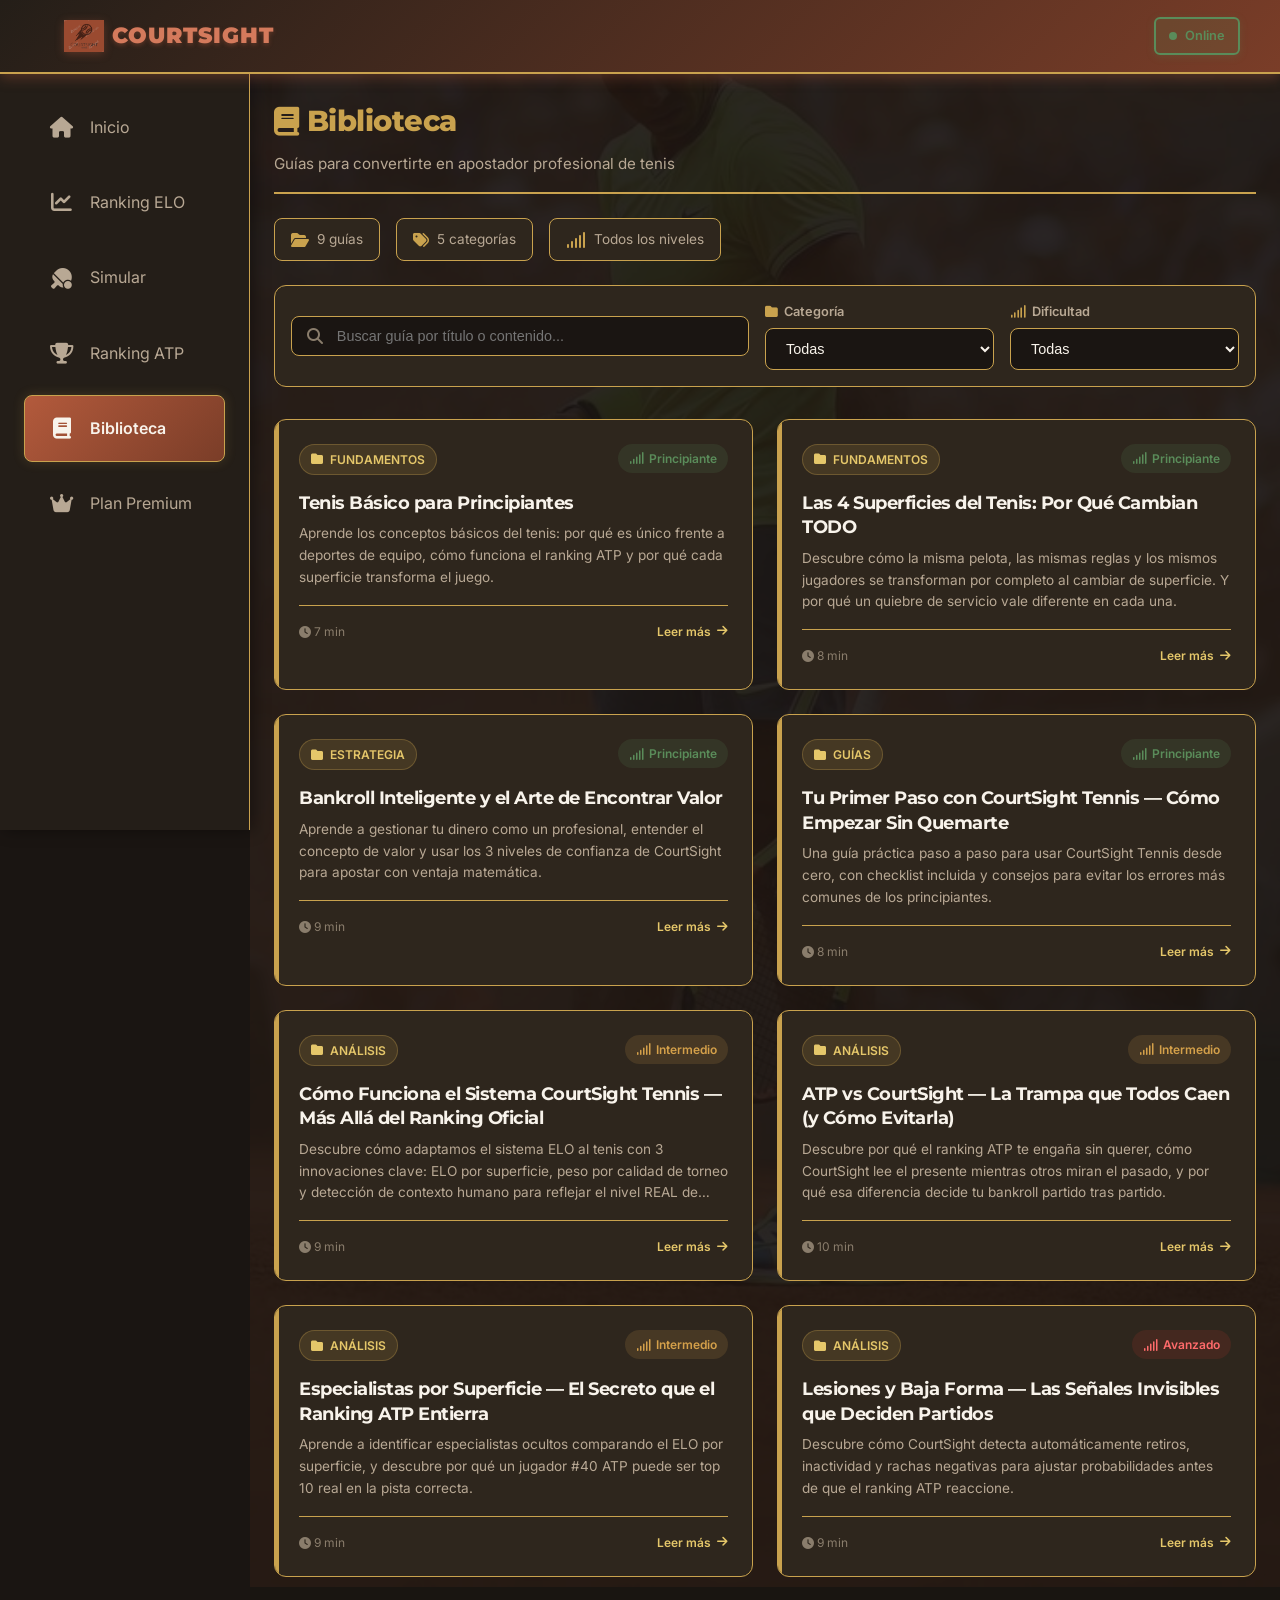
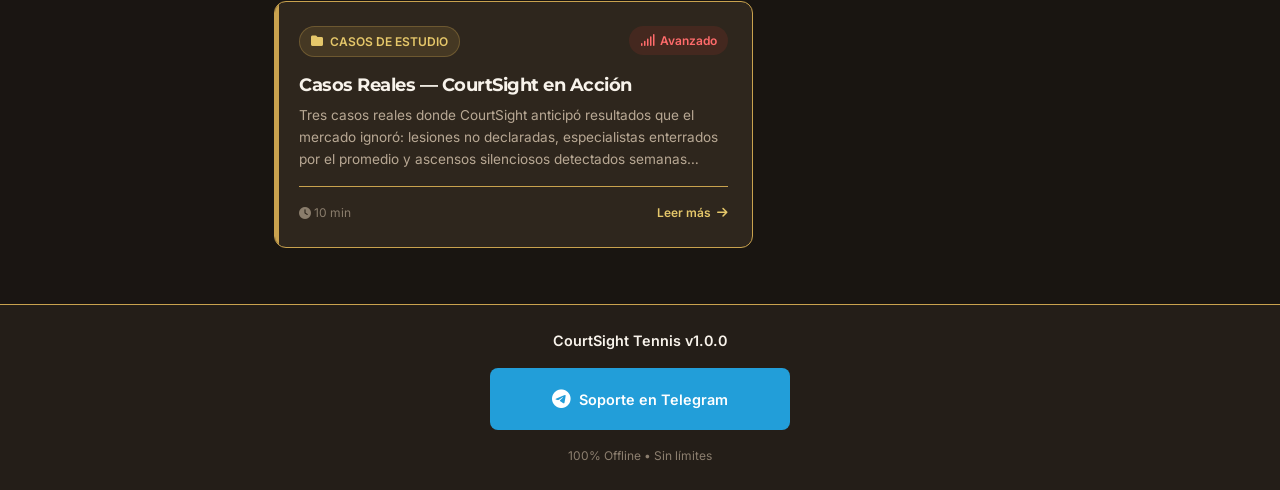
<file: pages/biblioteca.html>
<!DOCTYPE html>
<html lang="es">
<head>
    <meta charset="UTF-8">
    <meta name="viewport" content="width=device-width, initial-scale=1.0">
    <title>Biblioteca - CourtSight Tennis</title>
    <meta name="description" content="Guías para convertirte en apostador profesional de tenis">
    
    <!-- Favicon -->
    <link rel="icon" type="image/png" href="../logo.png">
    
    <!-- Fonts -->
    <link rel="preconnect" href="https://fonts.googleapis.com">
    <link rel="preconnect" href="https://fonts.gstatic.com" crossorigin>
    <link href="https://fonts.googleapis.com/css2?family=Inter:wght@400;500;600;700&family=Montserrat:wght@700;800;900&display=swap" rel="stylesheet">
    
    <!-- Font Awesome -->
    <link rel="stylesheet" href="https://cdnjs.cloudflare.com/ajax/libs/font-awesome/6.5.1/css/all.min.css">
    
    <!-- CSS Global -->
    <link rel="stylesheet" href="../css/styles.css">
    
    <!-- CSS Específico Biblioteca -->
    <link rel="stylesheet" href="../css/biblioteca.css">
</head>
<body class="surface-biblioteca">
    
    <!-- ============================================
    HEADER
    ============================================ -->
    <header class="header">
        <div class="header-content">
            <div class="logo">
                <button id="menu-toggle" class="menu-toggle" aria-label="Menú">
                    <span class="hamburger"></span>
                </button>
                    <img src="../flags/logo.png" alt="CourtSight Logo" class="logo-img">
                    <h1>COURTSIGHT</h1>
            </div>
            
            <div id="connection-status" class="connection-status">
                <span class="status-dot"></span>
                <span class="status-text">Offline</span>
            </div>
        </div>
    </header>
    
    <!-- ============================================
    OVERLAY SIDEBAR (MÓVIL)
    ============================================ -->
    <div id="sidebar-overlay" class="sidebar-overlay"></div>
    
    <!-- ============================================
    LAYOUT PRINCIPAL
    ============================================ -->
    <div class="app-layout">
        
        <!-- SIDEBAR -->
        <aside id="sidebar" class="sidebar">
            <nav class="sidebar-menu">
                <a href="../index.html" class="sidebar-item">
                    <span class="icon"><i class="fas fa-home"></i></span>
                    <span>Inicio</span>
                </a>
                <a href="ranking-elo.html" class="sidebar-item">
                    <span class="icon"><i class="fas fa-chart-line"></i></span>
                    <span>Ranking ELO</span>
                </a>
                <a href="simulate.html" class="sidebar-item">
                    <span class="icon"><i class="fas fa-table-tennis-paddle-ball"></i></span>
                    <span>Simular</span>
                </a>
                <a href="ranking-atp.html" class="sidebar-item">
                    <span class="icon"><i class="fas fa-trophy"></i></span>
                    <span>Ranking ATP</span>
                </a>
                <a href="biblioteca.html" class="sidebar-item active">
                    <span class="icon"><i class="fas fa-book"></i></span>
                    <span>Biblioteca</span>
                </a>
                <a href="plan-premium.html" class="sidebar-item">
                    <span class="icon"><i class="fas fa-crown"></i></span>
                    <span>Plan Premium</span>
                </a>
            </nav>
        </aside>
        
        <!-- ============================================
        CONTENIDO PRINCIPAL
        ============================================ -->
        <main class="main-content">
            
            <!-- TÍTULO DE LA SECCIÓN -->
            <section class="section-header">
                <h2 class="section-title">
                    <i class="fas fa-book"></i>
                    Biblioteca
                </h2>
                <p class="section-subtitle">
                    Guías para convertirte en apostador profesional de tenis
                </p>
            </section>
            
            <!-- ============================================
            BADGES INFORMATIVOS
            ============================================ -->
            <div class="info-badges">
                <div class="badge">
                    <i class="fas fa-folder-open"></i>
                    <span id="total-guides">0 guías</span>
                </div>
                <div class="badge">
                    <i class="fas fa-tags"></i>
                    <span id="total-categories">0 categorías</span>
                </div>
                <div class="badge">
                    <i class="fas fa-signal"></i>
                    <span id="difficulty-info">Todos los niveles</span>
                </div>
            </div>
            
            <!-- ============================================
            FILTROS DE BÚSQUEDA
            ============================================ -->
            <div class="filters-container">
                <!-- Buscador -->
                <div class="search-box">
                    <i class="fas fa-search"></i>
                    <input 
                        type="text" 
                        id="search-input" 
                        placeholder="Buscar guía por título o contenido..."
                        class="search-input"
                    >
                </div>
                
                <!-- Filtro por Categoría -->
                <div class="filter-group">
                    <label for="category-filter">
                        <i class="fas fa-folder"></i>
                        Categoría
                    </label>
                    <select id="category-filter" class="filter-select">
                        <option value="all">Todas</option>
                    </select>
                </div>
                
                <!-- Filtro por Dificultad -->
                <div class="filter-group">
                    <label for="difficulty-filter">
                        <i class="fas fa-signal"></i>
                        Dificultad
                    </label>
                    <select id="difficulty-filter" class="filter-select">
                        <option value="all">Todas</option>
                        <option value="beginner">Principiante</option>
                        <option value="intermediate">Intermedio</option>
                        <option value="advanced">Avanzado</option>
                        <option value="expert">Experto</option>
                    </select>
                </div>
            </div>
            
            <!-- ============================================
            ESTADO DE CARGA
            ============================================ -->
            <div id="loading-state" class="state-container">
                <div class="loading-spinner">
                    <i class="fas fa-circle-notch fa-spin"></i>
                </div>
                <p>Cargando guías...</p>
            </div>
            
            <!-- ============================================
            ESTADO VACÍO
            ============================================ -->
            <div id="empty-state" class="state-container hidden">
                <i class="fas fa-inbox state-icon"></i>
                <h3>Sin guías disponibles</h3>
                <p>No se encontraron guías con los filtros seleccionados</p>
            </div>
            
            <!-- ============================================
            GRID DE GUÍAS
            ============================================ -->
            <div id="guides-container" class="guides-container hidden">
                <div id="guides-grid" class="guides-grid">
                    <!-- Se llena dinámicamente con JS -->
                </div>
            </div>
            
        </main>
    </div>
    
    <!-- ============================================
    MODAL DE GUÍA (DETALLE)
    ============================================ -->
    <div id="guide-modal" class="modal hidden">
        <div class="modal-overlay"></div>
        <div class="modal-content">
            <button class="modal-close" id="modal-close">
                <i class="fas fa-times"></i>
            </button>
            <div class="modal-header">
                <span id="modal-category" class="modal-category"></span>
                <span id="modal-difficulty" class="modal-difficulty"></span>
            </div>
            <h2 id="modal-title" class="modal-title"></h2>
            <div id="modal-meta" class="modal-meta"></div>
            <div id="modal-body" class="modal-body"></div>
            <div class="modal-footer">
                <button class="btn btn-secondary" id="modal-back">
                    <i class="fas fa-arrow-left"></i>
                    Volver
                </button>
            </div>
        </div>
    </div>
    
    <!-- ============================================
    FOOTER / INFO BAR
    ============================================ -->
    <footer class="info-bar">
        <p class="info-text">CourtSight Tennis v1.0.0</p>
        <a href="https://t.me/Eltonali05" class="telegram-contact" target="_blank" rel="noopener">
            <span class="telegram-icon"><i class="fab fa-telegram-plane"></i></span>
            <span>Soporte en Telegram</span>
        </a>
        <p class="version-text">100% Offline • Sin límites</p>
    </footer>
    
    <!-- ============================================
    JAVASCRIPT
    ============================================ -->
    <script src="../js/app.js"></script>
    <script src="../js/biblioteca.js"></script>
    
</body>
</html>
</file>
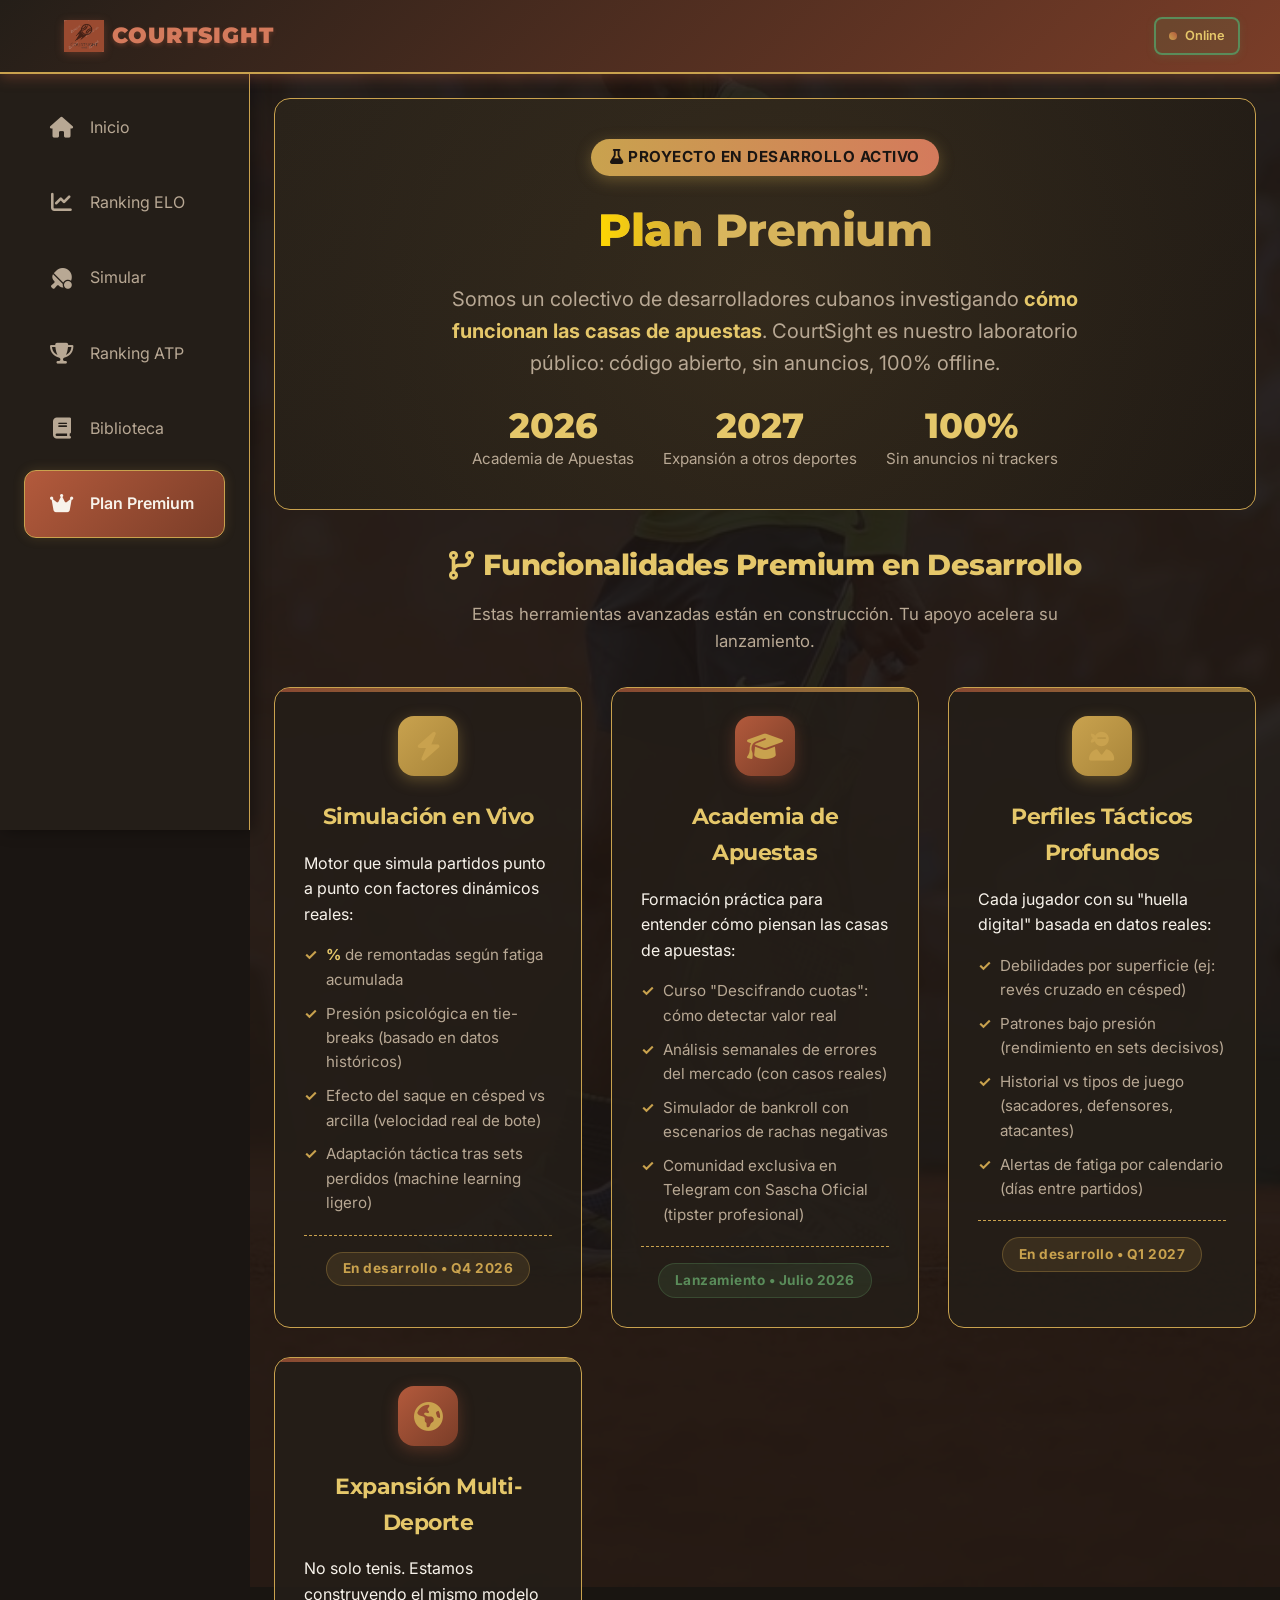
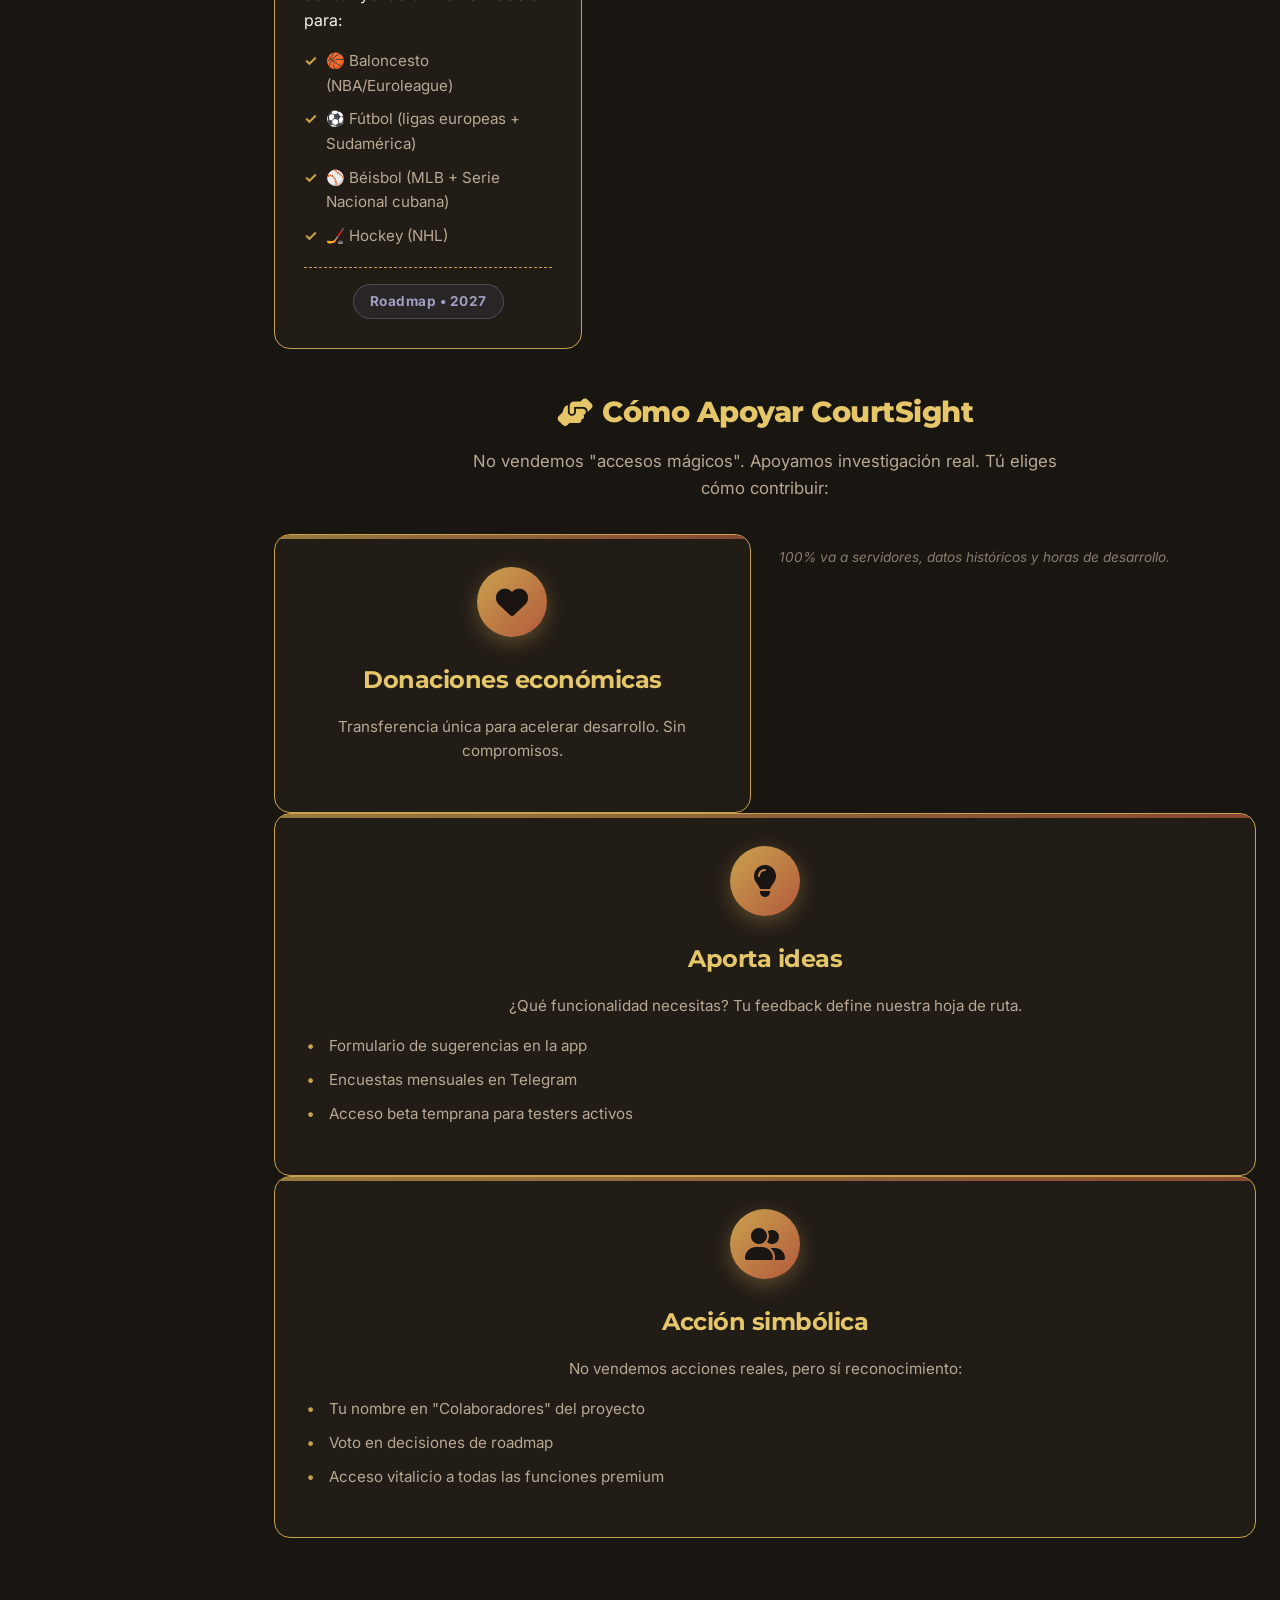
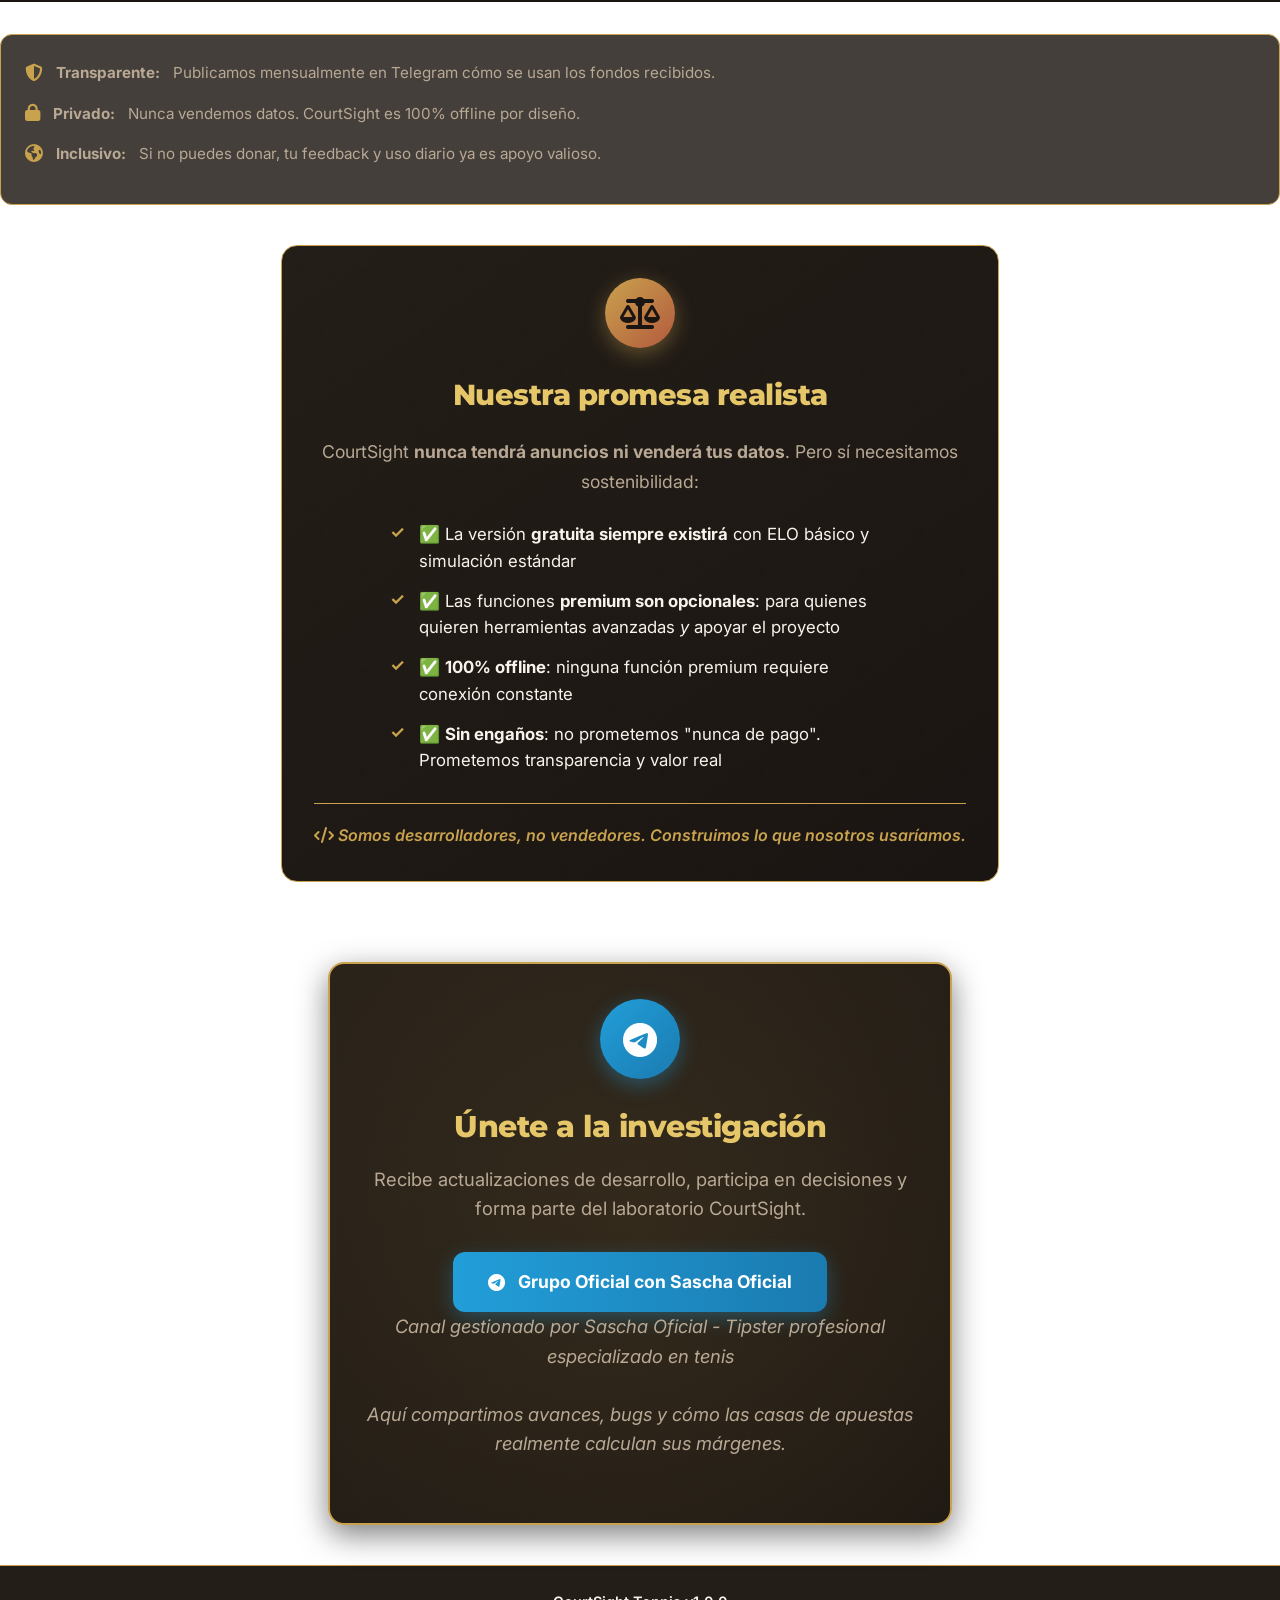
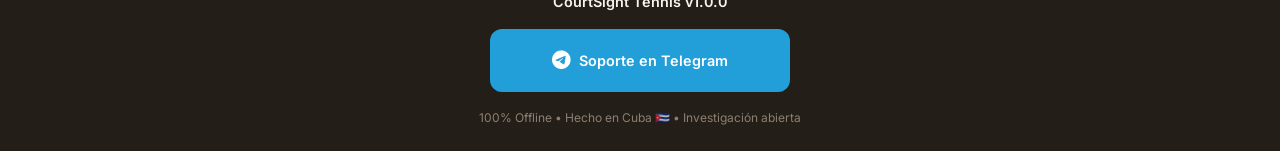
<file: pages/plan-premium.html>
<!DOCTYPE html>
<html lang="es">
<head>
    <meta charset="UTF-8">
    <meta name="viewport" content="width=device-width, initial-scale=1.0">
    <title>Plan Premium - CourtSight Tennis</title>
    <meta name="description" content="Apoya el desarrollo de CourtSight: simulación avanzada, academia de apuestas y expansión a otros deportes">
    
    <!-- Favicon -->
    <link rel="icon" type="image/png" href="../flags/logo.png">
    
    <!-- Fonts -->
    <link rel="preconnect" href="https://fonts.googleapis.com">
    <link rel="preconnect" href="https://fonts.gstatic.com" crossorigin>
    <link href="https://fonts.googleapis.com/css2?family=Inter:wght@400;500;600;700&family=Montserrat:wght@700;800;900&display=swap" rel="stylesheet">
    
    <!-- Font Awesome -->
    <link rel="stylesheet" href="https://cdnjs.cloudflare.com/ajax/libs/font-awesome/6.5.1/css/all.min.css">
    
    <!-- CSS Global -->
    <link rel="stylesheet" href="../css/styles.css">
    
    <!-- CSS Específico Premium -->
    <link rel="stylesheet" href="../css/plan-premium.css">
</head>
<body class="surface-premium">
    
    <!-- ============================================
    HEADER
    ============================================ -->
    <header class="header">
        <div class="header-content">
            <div class="logo">
                <button id="menu-toggle" class="menu-toggle" aria-label="Menú">
                    <span class="hamburger"></span>
                </button>
                <img src="../flags/logo.png" alt="CourtSight Logo" class="logo-img">
                <h1>COURTSIGHT</h1>
            </div>
            
            <div id="connection-status" class="connection-status">
                <span class="status-dot"></span>
                <span class="status-text">Offline</span>
            </div>
        </div>
    </header>
    
    <!-- ============================================
    OVERLAY SIDEBAR (MÓVIL)
    ============================================ -->
    <div id="sidebar-overlay" class="sidebar-overlay"></div>
    
    <!-- ============================================
    LAYOUT PRINCIPAL
    ============================================ -->
    <div class="app-layout">
        
        <!-- SIDEBAR -->
        <aside id="sidebar" class="sidebar">
            <nav class="sidebar-menu">
                <a href="../index.html" class="sidebar-item">
                    <span class="icon"><i class="fas fa-home"></i></span>
                    <span>Inicio</span>
                </a>
                <a href="ranking-elo.html" class="sidebar-item">
                    <span class="icon"><i class="fas fa-chart-line"></i></span>
                    <span>Ranking ELO</span>
                </a>
                <a href="simulate.html" class="sidebar-item">
                    <span class="icon"><i class="fas fa-table-tennis-paddle-ball"></i></span>
                    <span>Simular</span>
                </a>
                <a href="ranking-atp.html" class="sidebar-item">
                    <span class="icon"><i class="fas fa-trophy"></i></span>
                    <span>Ranking ATP</span>
                </a>
                <a href="biblioteca.html" class="sidebar-item">
                    <span class="icon"><i class="fas fa-book"></i></span>
                    <span>Biblioteca</span>
                </a>
                <a href="plan-premium.html" class="sidebar-item active">
                    <span class="icon"><i class="fas fa-crown"></i></span>
                    <span>Plan Premium</span>
                </a>
            </nav>
        </aside>
        
        <!-- ============================================
        CONTENIDO PRINCIPAL - PLAN PREMIUM REALISTA
        ============================================ -->
        <main class="main-content premium-content">
            
            <!-- Hero Section -->
            <section class="premium-hero">
                <div class="premium-badge">
                    <i class="fas fa-flask"></i> PROYECTO EN DESARROLLO ACTIVO
                </div>
                
                <h1 class="premium-title">
                    <span class="gold-text">Plan</span> Premium
                </h1>
                
                <p class="premium-subtitle">
                    Somos un colectivo de desarrolladores cubanos investigando <strong>cómo funcionan las casas de apuestas</strong>. 
                    CourtSight es nuestro laboratorio público: código abierto, sin anuncios, 100% offline.
                </p>
                
                <div class="premium-stats">
                    <div class="stat-item">
                        <div class="stat-value">2026</div>
                        <div class="stat-label">Academia de Apuestas</div>
                    </div>
                    <div class="stat-item">
                        <div class="stat-value">2027</div>
                        <div class="stat-label">Expansión a otros deportes</div>
                    </div>
                    <div class="stat-item">
                        <div class="stat-value">100%</div>
                        <div class="stat-label">Sin anuncios ni trackers</div>
                    </div>
                </div>
            </section>

            <!-- Funcionalidades en Desarrollo -->
            <section class="premium-coming">
                <div class="section-header">
                    <h2><i class="fas fa-code-branch"></i> Funcionalidades Premium en Desarrollo</h2>
                    <p class="section-description">Estas herramientas avanzadas están en construcción. Tu apoyo acelera su lanzamiento.</p>
                </div>
                
                <div class="features-grid">
                    <!-- Feature 1: Simulación en Vivo -->
                    <div class="feature-card">
                        <div class="feature-icon premium-gold">
                            <i class="fas fa-bolt"></i>
                        </div>
                        <h3>Simulación en Vivo</h3>
                        <p>Motor que simula partidos punto a punto con factores dinámicos reales:</p>
                        <ul class="feature-list">
                            <li><span class="highlight">%</span> de remontadas según fatiga acumulada</li>
                            <li>Presión psicológica en tie-breaks (basado en datos históricos)</li>
                            <li>Efecto del saque en césped vs arcilla (velocidad real de bote)</li>
                            <li>Adaptación táctica tras sets perdidos (machine learning ligero)</li>
                        </ul>
                        <div class="feature-status"><span class="status-badge status-dev">En desarrollo • Q4 2026</span></div>
                    </div>
                    
                    <!-- Feature 2: Academia de Apuestas -->
                    <div class="feature-card">
                        <div class="feature-icon premium-clay">
                            <i class="fas fa-graduation-cap"></i>
                        </div>
                        <h3>Academia de Apuestas</h3>
                        <p>Formación práctica para entender cómo piensan las casas de apuestas:</p>
                        <ul class="feature-list">
                            <li>Curso "Descifrando cuotas": cómo detectar valor real</li>
                            <li>Análisis semanales de errores del mercado (con casos reales)</li>
                            <li>Simulador de bankroll con escenarios de rachas negativas</li>
                            <li>Comunidad exclusiva en Telegram con Sascha Oficial (tipster profesional)</li>
                        </ul>
                        <div class="feature-status"><span class="status-badge status-launch">Lanzamiento • Julio 2026</span></div>
                    </div>
                    
                    <!-- Feature 3: Perfiles Tácticos -->
                    <div class="feature-card">
                        <div class="feature-icon premium-gold">
                            <i class="fas fa-user-ninja"></i>
                        </div>
                        <h3>Perfiles Tácticos Profundos</h3>
                        <p>Cada jugador con su "huella digital" basada en datos reales:</p>
                        <ul class="feature-list">
                            <li>Debilidades por superficie (ej: revés cruzado en césped)</li>
                            <li>Patrones bajo presión (rendimiento en sets decisivos)</li>
                            <li>Historial vs tipos de juego (sacadores, defensores, atacantes)</li>
                            <li>Alertas de fatiga por calendario (días entre partidos)</li>
                        </ul>
                        <div class="feature-status"><span class="status-badge status-dev">En desarrollo • Q1 2027</span></div>
                    </div>
                    
                    <!-- Feature 4: Multi-Deporte -->
                    <div class="feature-card">
                        <div class="feature-icon premium-clay">
                            <i class="fas fa-globe-americas"></i>
                        </div>
                        <h3>Expansión Multi-Deporte</h3>
                        <p>No solo tenis. Estamos construyendo el mismo modelo para:</p>
                        <ul class="feature-list">
                            <li>🏀 Baloncesto (NBA/Euroleague)</li>
                            <li>⚽ Fútbol (ligas europeas + Sudamérica)</li>
                            <li>⚾ Béisbol (MLB + Serie Nacional cubana)</li>
                            <li>🏒 Hockey (NHL)</li>
                        </ul>
                        <div class="feature-status"><span class="status-badge status-future">Roadmap • 2027</span></div>
                    </div>
                </div>
            </section>

            <!-- Cómo Apoyar el Proyecto -->
            <section class="premium-support">
                <div class="section-header">
                    <h2><i class="fas fa-hands-helping"></i> Cómo Apoyar CourtSight</h2>
                    <p class="section-description">No vendemos "accesos mágicos". Apoyamos investigación real. Tú eliges cómo contribuir:</p>
                </div>
                
                <div class="support-grid">
                    <div class="support-card">
                        <div class="support-icon"><i class="fas fa-heart"></i></div>
                        <h3>Donaciones económicas</h3>
                        <p>Transferencia única para acelerar desarrollo. Sin compromisos.</p>
                    
                        </div>
                        <p class="support-note">100% va a servidores, datos históricos y horas de desarrollo.</p>
                    </div>
                    
                    <div class="support-card">
                        <div class="support-icon"><i class="fas fa-lightbulb"></i></div>
                        <h3>Aporta ideas</h3>
                        <p>¿Qué funcionalidad necesitas? Tu feedback define nuestra hoja de ruta.</p>
                        <ul class="support-list">
                            <li>Formulario de sugerencias en la app</li>
                            <li>Encuestas mensuales en Telegram</li>
                            <li>Acceso beta temprana para testers activos</li>
                        </ul>
                    </div>
                    
                    <div class="support-card">
                        <div class="support-icon"><i class="fas fa-user-friends"></i></div>
                        <h3>Acción simbólica</h3>
                        <p>No vendemos acciones reales, pero sí reconocimiento:</p>
                        <ul class="support-list">
                            <li>Tu nombre en "Colaboradores" del proyecto</li>
                            <li>Voto en decisiones de roadmap</li>
                            <li>Acceso vitalicio a todas las funciones premium</li>
                        </ul>
                    </div>
                </div>
                
                <div class="support-footer">
                    <p><i class="fas fa-shield-alt"></i> <strong>Transparente:</strong> Publicamos mensualmente en Telegram cómo se usan los fondos recibidos.</p>
                    <p><i class="fas fa-lock"></i> <strong>Privado:</strong> Nunca vendemos datos. CourtSight es 100% offline por diseño.</p>
                    <p><i class="fas fa-globe-americas"></i> <strong>Inclusivo:</strong> Si no puedes donar, tu feedback y uso diario ya es apoyo valioso.</p>
                </div>
            </section>

            <!-- Filosofía Realista -->
            <section class="premium-philosophy">
                <div class="philosophy-card">
                    <div class="philosophy-icon">
                        <i class="fas fa-balance-scale"></i>
                    </div>
                    <h3>Nuestra promesa realista</h3>
                    <p>CourtSight <strong>nunca tendrá anuncios ni venderá tus datos</strong>. Pero sí necesitamos sostenibilidad:</p>
                    <ul class="philosophy-list">
                        <li>✅ La versión <strong>gratuita siempre existirá</strong> con ELO básico y simulación estándar</li>
                        <li>✅ Las funciones <strong>premium son opcionales</strong>: para quienes quieren herramientas avanzadas <em>y</em> apoyar el proyecto</li>
                        <li>✅ <strong>100% offline</strong>: ninguna función premium requiere conexión constante</li>
                        <li>✅ <strong>Sin engaños</strong>: no prometemos "nunca de pago". Prometemos transparencia y valor real</li>
                    </ul>
                    <div class="philosophy-footer">
                        <i class="fas fa-code"></i> Somos desarrolladores, no vendedores. Construimos lo que nosotros usaríamos.
                    </div>
                </div>
            </section>

            <!-- CTA Section -->
            <section class="premium-cta">
                <div class="cta-container">
                    <div class="cta-icon">
                        <i class="fab fa-telegram-plane"></i>
                    </div>
                    <h3>Únete a la investigación</h3>
                    <p>Recibe actualizaciones de desarrollo, participa en decisiones y forma parte del laboratorio CourtSight.</p>
                    <a href="https://t.me/CourtSight" class="btn-telegram" target="_blank" rel="noopener">
                        <i class="fab fa-telegram-plane"></i> Grupo Oficial con Sascha Oficial
                    </a>
                    <p class="cta-note">Canal gestionado por Sascha Oficial - Tipster profesional especializado en tenis</p>
                    <p class="cta-subnote">Aquí compartimos avances, bugs y cómo las casas de apuestas realmente calculan sus márgenes.</p>
                </div>
            </section>
            
        </main>
    </div>
    
    <!-- ============================================
    FOOTER / INFO BAR
    ============================================ -->
    <footer class="info-bar">
        <p class="info-text">CourtSight Tennis v1.0.0</p>
        <a href="https://t.me/Eltonali05" class="telegram-contact" target="_blank" rel="noopener">
            <span class="telegram-icon"><i class="fab fa-telegram-plane"></i></span>
            <span>Soporte en Telegram</span>
        </a>
        <p class="version-text">100% Offline • Hecho en Cuba 🇨🇺 • Investigación abierta</p>
    </footer>
    
    <!-- ============================================
    JAVASCRIPT
    ============================================ -->
    <script src="../js/app.js"></script>
    <script src="../js/plan-premium.js"></script>
    
</body>
</html>
</file>
<file: css/styles.css>
/* ============================================
COURT SIGHT TENNIS - ESTILOS GLOBALES
🎨 TEMA: ROLAND GARROS PREMIUM (ARCILLA + ORO)
============================================ */
:root {
    /* 🌍 Fondos - Profundos y cálidos */
    --bg-primary: #1A1512;
    --bg-secondary: #241E18;
    --bg-card: #2E261D;
    
    /* 🏆 Paleta Roland Garros Premium */
    --accent: #B35A3C;
    --accent-hover: #9A4A30;
    --accent-light: #D47A5C;
    --accent-dark: #7A3D28;
    
    --gold: #C9A24E;
    --gold-light: #E5C76A;
    --gold-dim: rgba(201, 162, 78, 0.15);

    /* 📝 Texto - Jerarquía limpia y legible */
    --text-primary: #F8F3EB;
    --text-secondary: #B8A894;
    --text-muted: #8A7D6C;

    /* ⚡ Estados y utilidades */
    --success: #5A8C5A;
    --border: #C9A24E;
    --danger: #C0392B;
    --warning: #D4A04A;
    --telegram: #229ED9;
    --telegram-hover: #1A7BB0;

    /* Espaciado */
    --spacing-xs: 0.5rem;
    --spacing-sm: 1rem;
    --spacing-md: 1.5rem;
    --spacing-lg: 2rem;

    /* Bordes */
    --radius-sm: 8px;
    --radius-md: 12px;
    --radius-lg: 16px;

    /* Sombras premium */
    --shadow: 0 4px 12px rgba(26, 21, 18, 0.5);
    --shadow-lg: 0 8px 24px rgba(26, 21, 18, 0.6);
    --shadow-accent: rgba(179, 90, 60, 0.35);
    --shadow-gold: rgba(201, 162, 78, 0.18);
}

/* ============================================
RESET & BASE
============================================ */
* {
    margin: 0;
    padding: 0;
    box-sizing: border-box;
    -webkit-tap-highlight-color: transparent;
}

html {
    font-size: 16px;
    scroll-behavior: smooth;
}

body {
    font-family: 'Inter', -apple-system, BlinkMacSystemFont, 'Segoe UI', Roboto, sans-serif;
    background: transparent;
    color: var(--text-primary);
    line-height: 1.6;
    min-height: 100vh;
    display: flex;
    flex-direction: column;
}

h1, h2, h3, h4, h5, h6 {
    font-family: 'Montserrat', sans-serif;
    font-weight: 800;
    letter-spacing: -0.5px;
}

body.sidebar-open { overflow: hidden; }
a { text-decoration: none; color: inherit; }

/* ============================================
HEADER
============================================ */
.header {
    background: linear-gradient(135deg, var(--bg-secondary) 0%, var(--accent-dark) 100%);
    border-bottom: 2px solid var(--gold);
    padding: var(--spacing-sm) var(--spacing-md);
    position: sticky;
    top: 0;
    z-index: 100;
    box-shadow: 0 4px 12px var(--shadow-accent);
}

.header-content {
    display: flex;
    justify-content: space-between;
    align-items: center;
    max-width: 1200px;
    margin: 0 auto;
}

.logo { display: flex; align-items: center; gap: var(--spacing-xs); }

.menu-toggle {
    background: transparent;
    border: none;
    cursor: pointer;
    padding: var(--spacing-xs);
    display: flex;
    align-items: center;
    justify-content: center;
    margin-right: var(--spacing-xs);
}

.hamburger {
    display: block;
    width: 24px;
    height: 2px;
    background: var(--text-primary);
    position: relative;
    transition: all 0.3s;
}

.hamburger::before, .hamburger::after {
    content: '';
    position: absolute;
    width: 24px;
    height: 2px;
    background: var(--text-primary);
    left: 0;
    transition: all 0.3s;
}
.hamburger::before { top: -7px; }
.hamburger::after { top: 7px; }

.menu-toggle.active .hamburger { background: transparent; }
.menu-toggle.active .hamburger::before {
    top: 0; transform: rotate(45deg); background: var(--gold);
}
.menu-toggle.active .hamburger::after {
    top: 0; transform: rotate(-45deg); background: var(--gold);
}

.logo-icon { font-size: 1.8rem; }

.logo h1 {
    font-size: 1.4rem;
    font-weight: 900;
    color: var(--accent-light);
    font-family: 'Montserrat', sans-serif;
    letter-spacing: 1px;
    text-transform: uppercase;
    text-shadow: 0 2px 4px var(--shadow-accent);
}

.logo-img {
    width: 40px; height: 40px; object-fit: contain; display: block;
    filter: drop-shadow(0 2px 4px var(--shadow-accent));
}

/* Connection Status */
.connection-status {
    display: flex; align-items: center; gap: var(--spacing-xs);
    font-size: 0.8rem; font-weight: 600; padding: 0.4rem 0.8rem;
    border-radius: var(--radius-sm);
    border: 2px solid var(--danger);
    background: rgba(192, 57, 43, 0.15);
    color: var(--danger); transition: all 0.3s;
    box-shadow: 0 2px 8px rgba(192, 57, 43, 0.2);
}

.connection-status.online {
    border-color: var(--success);
    background: rgba(90, 140, 90, 0.15);
    color: var(--success);
    box-shadow: 0 2px 8px rgba(90, 140, 90, 0.2);
}

.status-dot {
    width: 8px; height: 8px; border-radius: 50%;
    background: var(--danger); animation: pulse 2s infinite;
}
.online .status-dot { background: var(--success); }

@keyframes pulse {
    0%, 100% { opacity: 1; }
    50% { opacity: 0.5; }
}

/* ============================================
OVERLAY & LAYOUT
============================================ */
.sidebar-overlay {
    position: fixed; top: 0; left: 0; width: 100%; height: 100%;
    background: rgba(26, 21, 18, 0.65);
    z-index: 90; opacity: 0; visibility: hidden; transition: all 0.3s;
}
.sidebar-overlay.active { opacity: 1; visibility: visible; }

.app-layout {
    display: flex; min-height: calc(100vh - 140px);
    flex: 1; position: relative;
}

.sidebar {
    width: 250px;
    background: var(--bg-secondary);
    border-right: 1px solid var(--border);
    padding: var(--spacing-md);
    position: fixed; top: 70px; left: -250px;
    height: calc(100vh - 140px); overflow-y: auto; z-index: 95;
    transition: left 0.3s ease;
}
.sidebar.open { left: 0; }

.sidebar-menu { display: flex; flex-direction: column; gap: var(--spacing-xs); }

.sidebar-item {
    display: flex; align-items: center; gap: var(--spacing-sm);
    padding: var(--spacing-sm) var(--spacing-md);
    border-radius: var(--radius-md); color: var(--text-secondary);
    transition: all 0.2s; cursor: pointer; border: 1px solid transparent;
}
.sidebar-item:hover { background: var(--bg-card); color: var(--text-primary); }
.sidebar-item.active {
    background: linear-gradient(135deg, var(--accent) 0%, var(--accent-dark) 100%);
    color: var(--text-primary); font-weight: 600;
    border: 1px solid var(--gold);
    box-shadow: 0 0 12px var(--shadow-gold);
}
.sidebar-item .icon { font-size: 1.3rem; width: 25px; text-align: center; }

/* ============================================
ICONOS & MAIN CONTENT
============================================ */
.icon i, .feature-icon i, .wf-icon i, .about-icon i, .telegram-icon i, .btn-icon i {
    font-style: normal; display: inline-flex; align-items: center; justify-content: center;
}
.feature-icon i { color: var(--gold); }
.wf-icon i { color: var(--success); }
.telegram-icon i { color: #ffffff; }
.btn-icon i { animation: pulse-icon 2s ease-in-out infinite; }

.main-content {
    flex: 1; padding: var(--spacing-md); overflow-y: auto; width: 100%;
    background-image: url('../flags/fondo-tenis.jpg');
    background-size: cover; background-position: center;
    background-repeat: no-repeat; background-attachment: fixed; position: relative;
}
.main-content::before {
    content: ''; position: absolute; top: 0; left: 0; width: 100%; height: 100%;
    background: rgba(26, 21, 18, 0.92); z-index: 0; pointer-events: none;
}
.main-content > * { position: relative; z-index: 1; }

/* ============================================
SECCIONES & TARJETAS
============================================ */
.content-section { display: none; }
.content-section.active { display: block; animation: fadeIn 0.3s ease-out; }

.section-title {
    font-size: 1.5rem; margin-bottom: var(--spacing-md);
    color: var(--gold); display: flex; align-items: center; gap: var(--spacing-xs);
}

.welcome-card {
    background: var(--bg-secondary); border: 1px solid var(--border);
    border-radius: var(--radius-lg); padding: var(--spacing-md); margin-bottom: var(--spacing-md);
}
.welcome-card h4 { color: var(--gold-light); margin-bottom: var(--spacing-xs); font-size: 1.1rem; }
.welcome-card p { color: var(--text-secondary); font-size: 0.9rem; line-height: 1.7; }

/* Hero Welcome */
.hero-welcome {
    background: linear-gradient(135deg, var(--bg-secondary) 0%, var(--bg-primary) 100%);
    border: 1px solid var(--border); position: relative; overflow: hidden; padding: var(--spacing-lg);
}
.hero-welcome::before {
    content: ''; position: absolute; top: -50%; right: -50%; width: 200%; height: 200%;
    background: radial-gradient(circle, var(--gold-dim) 0%, transparent 70%);
    animation: pulse-glow 8s ease-in-out infinite; pointer-events: none;
}
@keyframes pulse-glow {
    0%, 100% { transform: scale(1); opacity: 0.5; }
    50% { transform: scale(1.1); opacity: 0.8; }
}

.welcome-badge {
    display: inline-block;
    background: linear-gradient(90deg, var(--gold) 0%, var(--accent) 100%);
    color: var(--bg-primary); padding: 0.4rem 1rem; border-radius: 20px;
    font-size: 0.85rem; font-weight: 700; margin-bottom: 1.2rem;
    box-shadow: 0 4px 12px var(--shadow-gold);
}

.welcome-title {
    font-size: 2rem; margin: 0 0 1rem 0; color: var(--text-primary);
    font-family: 'Montserrat', sans-serif;
}
.welcome-title .highlight {
    background: linear-gradient(90deg, var(--gold-light) 0%, var(--gold) 100%);
    -webkit-background-clip: text; -webkit-text-fill-color: transparent; background-clip: text;
}
.welcome-subtitle { color: var(--text-secondary); font-size: 1.05rem; line-height: 1.6; margin-bottom: 1.5rem; }

.welcome-features { display: grid; grid-template-columns: repeat(3, 1fr); gap: 0.8rem; margin-bottom: 1.8rem; }
.wf-item { display: flex; align-items: center; gap: 0.5rem; font-size: 0.9rem; color: var(--text-secondary); }
.wf-icon { font-size: 1.2rem; }

.btn-cta {
    display: inline-block; background: linear-gradient(90deg, var(--gold) 0%, var(--accent-light) 100%);
    color: var(--bg-primary); padding: 0.9rem 1.8rem; border-radius: var(--radius-md);
    text-decoration: none; font-weight: 700; transition: transform 0.2s, box-shadow 0.2s;
    box-shadow: 0 4px 14px var(--shadow-gold);
}
.btn-cta:hover { transform: translateY(-2px); box-shadow: 0 6px 20px var(--shadow-gold); }

/* ============================================
BANNER QUIÉNES SOMOS
============================================ */
.about-banner {
    margin: 1.5rem 0; border-radius: var(--radius-lg); overflow: hidden;
    border: 1px solid var(--border);
    background: linear-gradient(135deg, var(--bg-secondary) 0%, var(--bg-primary) 100%);
    transition: all 0.3s ease;
}
.about-banner-header {
    padding: 1.2rem 1.5rem; display: flex; align-items: center; justify-content: space-between;
    cursor: pointer; user-select: none;
}
.about-banner-header:hover { background: rgba(248, 243, 235, 0.04); }

.about-banner-title { display: flex; align-items: center; gap: 0.8rem; color: var(--text-primary); font-weight: 600; font-size: 1.1rem; }
.about-banner-title .icon { font-size: 1.4rem; }

.about-banner-arrow { background: none; border: none; color: var(--text-secondary); font-size: 1.5rem; cursor: pointer; transition: transform 0.3s ease; padding: 0.3rem; }
.about-banner-arrow.active { transform: rotate(180deg); color: var(--gold); }

.about-banner-content {
    max-height: 0; overflow: hidden; transition: max-height 0.4s ease, padding 0.4s ease;
    background: rgba(26, 21, 18, 0.6);
}
.about-banner-content.open { max-height: 1000px; padding: 0 1.5rem 1.5rem; }

.about-banner-grid { display: grid; grid-template-columns: repeat(auto-fit, minmax(250px, 1fr)); gap: 1.2rem; margin-top: 1rem; }
.about-banner-card {
    background: rgba(36, 30, 24, 0.85); padding: 1.2rem;
    border-radius: var(--radius-md); border: 1px solid var(--border);
}

/* 🇨🇺 Cubana */
.about-banner-card.cuban-bg {
    background-image: url('flags/cu.png'); background-size: cover; background-position: center;
    background-repeat: no-repeat; position: relative; border: 2px solid var(--gold); overflow: hidden;
}
.cuban-flag-overlay {
    position: absolute; top: 0; left: 0; width: 100%; height: 100%;
    background: rgba(26, 21, 18, 0.88); z-index: 1; pointer-events: none;
}
.about-banner-card.cuban-bg h4, .about-banner-card.cuban-bg p { position: relative; z-index: 2; }
.about-banner-card.cuban-bg:hover { border-color: var(--gold-light); transform: translateY(-4px); }

.about-banner-card h4 { margin: 0 0 0.6rem 0; color: var(--text-primary); font-size: 1rem; display: flex; align-items: center; gap: 0.5rem; }
.about-banner-card.cuban-bg h4 {
    background: linear-gradient(90deg, #CF142B 0%, #FFFFFF 50%, #002A8F 100%);
    -webkit-background-clip: text; -webkit-text-fill-color: transparent; background-clip: text;
    font-weight: 900; text-shadow: 0 2px 4px rgba(0, 0, 0, 0.3);
}

.about-banner-card p, .about-banner-card li { color: var(--text-secondary); font-size: 0.9rem; line-height: 1.5; margin: 0.3rem 0; }
.about-banner-card ul { padding-left: 1.2rem; margin: 0.5rem 0; }
.about-banner-card li { list-style: none; padding-left: 0.3rem; }
.about-banner-card li::before { content: "•"; color: var(--gold); font-weight: bold; display: inline-block; width: 1em; margin-left: -1em; }
.about-banner-card.full-width { grid-column: 1 / -1; }

.mission-tags { display: flex; flex-wrap: wrap; gap: 0.5rem; margin-top: 1rem; }
.tag {
    background: var(--gold-dim); color: var(--gold); border: 1px solid rgba(201, 162, 78, 0.3);
    padding: 0.3rem 0.7rem; border-radius: 20px; font-size: 0.8rem; font-weight: 600;
}

/* ============================================
FEATURES & BOTÓN ÚSALO YA
============================================ */
.features-section {
    background: var(--bg-secondary); border: 1px solid var(--border);
    border-radius: var(--radius-lg); padding: var(--spacing-md); margin-bottom: var(--spacing-md);
}
.features-title { font-size: 1.3rem; color: var(--text-primary); margin-bottom: var(--spacing-md); display: flex; align-items: center; gap: var(--spacing-xs); }

.features-list { display: grid; grid-template-columns: repeat(auto-fit, minmax(280px, 1fr)); gap: var(--spacing-sm); margin-bottom: var(--spacing-md); }
.feature-item {
    display: flex; align-items: flex-start; gap: var(--spacing-sm); padding: var(--spacing-sm);
    background: rgba(36, 30, 24, 0.6); border-radius: var(--radius-md);
    border: 1px solid var(--border); transition: transform 0.2s, background 0.2s, border-color 0.2s;
}
.feature-item:hover { transform: translateY(-2px); background: rgba(36, 30, 24, 0.9); border-color: var(--gold-light); }
.feature-icon { font-size: 1.8rem; flex-shrink: 0; }
.feature-content h4 { font-size: 1rem; color: var(--text-primary); margin-bottom: 0.3rem; font-weight: 600; }
.feature-content p { font-size: 0.85rem; color: var(--text-secondary); line-height: 1.5; margin: 0; }

.features-cta { text-align: center; padding-top: var(--spacing-md); border-top: 1px solid var(--border); }
.btn-use-now {
    display: inline-flex; align-items: center; justify-content: center; gap: 0.4rem;
    background: linear-gradient(135deg, var(--gold) 0%, var(--accent) 100%);
    color: var(--bg-primary); padding: 1rem 2rem; border: 1px solid var(--gold-light);
    border-radius: var(--radius-lg); font-size: 1.1rem; font-weight: 800;
    font-family: 'Montserrat', sans-serif; cursor: pointer;
    transition: transform 0.2s, box-shadow 0.2s;
    box-shadow: 0 4px 15px var(--shadow-gold); width: 100%; max-width: 280px;
}
.btn-use-now:hover { transform: translateY(-3px); box-shadow: 0 6px 20px var(--shadow-gold); background: linear-gradient(135deg, var(--gold-light) 0%, var(--accent-light) 100%); }
.btn-use-now:active { transform: translateY(-1px); }

.btn-icon { font-size: 1.3rem; animation: pulse-icon 2s ease-in-out infinite; }
@keyframes pulse-icon {
    0%, 100% { transform: scale(1); }
    50% { transform: scale(1.2); }
}
.features-cta-text { font-size: 0.85rem; color: var(--text-secondary); margin-top: 0.8rem; margin-bottom: 0; }

/* ============================================
FOOTER & COMPONENTES
============================================ */
.info-bar {
    margin-top: auto; padding: var(--spacing-md); text-align: center;
    border-top: 1px solid var(--border); background: var(--bg-secondary);
    display: flex; flex-direction: column; align-items: center; gap: var(--spacing-sm);
}
.info-text { font-size: 0.9rem; color: var(--text-primary); font-weight: 600; margin: 0; }

.telegram-contact {
    display: inline-flex; align-items: center; justify-content: center; gap: var(--spacing-xs);
    background: var(--telegram); color: #ffffff; padding: var(--spacing-sm) var(--spacing-md);
    border-radius: var(--radius-md); font-size: 0.9rem; font-weight: 600;
    transition: background 0.2s, transform 0.1s; width: 100%; max-width: 300px;
}
.telegram-contact:hover { background: var(--telegram-hover); }
.telegram-contact:active { transform: scale(0.98); }
.telegram-icon { font-size: 1.2rem; }

.version-text { font-size: 0.75rem; color: var(--text-secondary); opacity: 0.7; margin: 0; }

.btn {
    display: inline-block; width: 100%; padding: var(--spacing-sm) var(--spacing-md);
    border: none; border-radius: var(--radius-md); font-size: 1rem; font-weight: 600;
    cursor: pointer; text-align: center; transition: background 0.2s;
}
.btn-primary { background: var(--accent); color: var(--text-primary); }
.btn-primary:hover { background: var(--accent-hover); }
.btn-secondary { background: var(--bg-card); color: var(--text-primary); border: 1px solid var(--border); }
.btn-danger { background: transparent; color: var(--danger); border: 1px solid var(--danger); }

.card {
    background: var(--bg-secondary); border: 1px solid var(--border);
    border-radius: var(--radius-lg); padding: var(--spacing-md); margin-bottom: var(--spacing-sm);
}
.card-title { font-size: 1.2rem; margin-bottom: var(--spacing-sm); color: var(--gold); }

.input {
    width: 100%; padding: var(--spacing-sm); background: var(--bg-primary);
    border: 1px solid var(--border); border-radius: var(--radius-md);
    color: var(--text-primary); font-size: 1rem;
}
.input:focus { outline: none; border-color: var(--gold-light); box-shadow: 0 0 0 3px var(--shadow-gold); }

.select {
    width: 100%; padding: var(--spacing-sm); background: var(--bg-primary);
    border: 1px solid var(--border); border-radius: var(--radius-md);
    color: var(--text-primary); font-size: 1rem;
}

.hidden { display: none !important; }
.text-center { text-align: center; }
.text-muted { color: var(--text-secondary); }
.mt-1 { margin-top: var(--spacing-sm); }
.mt-2 { margin-top: var(--spacing-md); }

@keyframes fadeIn {
    from { opacity: 0; transform: translateY(10px); }
    to { opacity: 1; transform: translateY(0); }
}
.fade-in { animation: fadeIn 0.3s ease-out; }

/* ============================================
RESPONSIVE & DESKTOP
============================================ */
@media (max-width: 768px) {
    .sidebar { width: 280px; left: -280px; }
    .logo h1 { font-size: 1.2rem; }
    .stats-grid { grid-template-columns: repeat(2, 1fr); }
    .stats-grid-two { grid-template-columns: 1fr; }
    .circular-chart-container { width: 150px; height: 150px; }
    .welcome-features { grid-template-columns: 1fr; }
    .about-banner-grid { grid-template-columns: 1fr; }
    .features-list { grid-template-columns: 1fr; }
}

@media (max-width: 480px) {
    html { font-size: 15px; }
    .stats-grid { grid-template-columns: 1fr; }
    .connection-status { padding: 0.3rem 0.6rem; font-size: 0.7rem; }
    .logo h1 { font-size: 1rem; }
    .circular-chart-container { width: 130px; height: 130px; }
    .date-icon { font-size: 2rem; }
    .date-value { font-size: 1.1rem; }
    .welcome-title { font-size: 1.5rem; }
    .btn-use-now { padding: 0.9rem 2rem; font-size: 1rem; }
}

@media (min-width: 1025px) {
    .sidebar { left: 0 !important; box-shadow: var(--shadow-lg); }
    .sidebar-overlay { display: none !important; }
    .main-content { margin-left: 250px; }
    .menu-toggle { display: none; }
    .header-content { padding-left: var(--spacing-md); }
    .app-layout { background: var(--bg-primary); }
    .sidebar { border-right: 1px solid var(--border); box-shadow: 4px 0 15px rgba(0, 0, 0, 0.4); }
    .sidebar::-webkit-scrollbar { width: 8px; }
    .sidebar::-webkit-scrollbar-track { background: var(--bg-primary); }
    .sidebar::-webkit-scrollbar-thumb { background: var(--border); border-radius: 4px; }
    .sidebar::-webkit-scrollbar-thumb:hover { background: var(--gold-light); }
}

/* 🏆 TAGLINE ROLAND GARROS */
.rg-tagline {
    font-family: 'Montserrat', sans-serif;
    font-size: 1.15rem;
    font-weight: 700;
    letter-spacing: 1.8px;
    text-transform: uppercase;
    color: var(--gold);
    margin: 0.4rem 0 1.2rem;
    position: relative;
    display: inline-block;
    text-shadow: 0 0 12px rgba(201, 162, 78, 0.35);
}

/* Línea decorativa dorada sutil debajo */
.rg-tagline::after {
    content: '';
    position: absolute;
    bottom: -8px;
    left: 50%;
    transform: translateX(-50%);
    width: 50px;
    height: 2px;
    background: linear-gradient(90deg, transparent, var(--gold-light), transparent);
    border-radius: 2px;
    opacity: 0.8;
}

/* Ajuste de espaciado para que no choque con el párrafo */
.welcome-subtitle {
    margin-top: 0.2rem; /* Opcional: reduce margen superior si lo ves muy separado */
}
.rg-tagline .icon i {
    color: var(--gold-light);
    margin-left: 0.4rem;
    vertical-align: -0.1em; /* Alineación precisa con texto en mayúsculas */
    font-size: 1.1rem;
}
/* ============================================
SUGERENCIA DE BIBLIOTECA - NUEVO COMPONENTE
🎨 Diseño premium integrado con tema arcilla + oro
============================================ */

.library-suggestion {
    background: rgba(36, 30, 24, 0.75);
    border: 1px solid var(--border);
    border-radius: var(--radius-md);
    padding: 1.2rem;
    margin-top: 1.5rem;
    display: flex;
    flex-direction: column;
    gap: 0.9rem;
    transition: all 0.3s ease;
    position: relative;
    overflow: hidden;
}

.library-suggestion::before {
    content: '';
    position: absolute;
    top: 0; left: 0; width: 100%; height: 100%;
    background: linear-gradient(135deg, transparent 0%, rgba(201, 162, 78, 0.08) 100%);
    z-index: 0;
    pointer-events: none;
}

.library-suggestion:hover {
    border-color: var(--gold-light);
    transform: translateY(-2px);
    box-shadow: 0 4px 15px rgba(201, 162, 78, 0.2);
}

/* Icono de libro */
.library-icon {
    display: flex;
    align-items: center;
    justify-content: center;
    width: 48px;
    height: 48px;
    background: linear-gradient(135deg, var(--gold) 0%, var(--accent) 100%);
    border-radius: 50%;
    color: var(--bg-primary);
    font-size: 1.4rem;
    flex-shrink: 0;
    box-shadow: 0 4px 12px var(--shadow-gold);
    position: relative;
    z-index: 1;
    transition: transform 0.3s ease;
}

.library-suggestion:hover .library-icon {
    transform: scale(1.08) rotate(5deg);
    box-shadow: 0 6px 18px rgba(201, 162, 78, 0.4);
}

/* Contenido de texto */
.library-content {
    display: flex;
    flex-direction: column;
    gap: 0.3rem;
    position: relative;
    z-index: 1;
}

.library-title {
    font-family: 'Montserrat', sans-serif;
    font-size: 1.15rem;
    font-weight: 700;
    color: var(--gold-light);
    margin: 0;
    line-height: 1.3;
}

.library-subtitle {
    font-size: 0.95rem;
    color: var(--text-secondary);
    line-height: 1.5;
    margin: 0;
}

.library-subtitle strong {
    color: var(--gold);
    font-weight: 700;
}

/* Enlace CTA */
.library-link {
    display: inline-flex;
    align-items: center;
    gap: 0.5rem;
    color: var(--gold-light);
    font-weight: 700;
    font-size: 0.95rem;
    text-decoration: none;
    padding: 0.4rem 0.6rem;
    border-radius: var(--radius-sm);
    position: relative;
    z-index: 1;
    width: fit-content;
    transition: all 0.25s ease;
    margin-top: 0.3rem;
}

.library-link:hover {
    color: var(--gold);
    background: rgba(201, 162, 78, 0.15);
    transform: translateX(4px);
}

.library-link i {
    font-size: 0.9rem;
    transition: transform 0.3s ease;
}

.library-link:hover i {
    transform: translateX(4px);
}

/* Decoración sutil inferior */
.library-suggestion::after {
    content: '';
    position: absolute;
    bottom: 0; left: 50%;
    transform: translateX(-50%);
    width: 80%;
    height: 1px;
    background: linear-gradient(90deg, transparent, var(--gold-dim), transparent);
    z-index: 1;
}

/* Responsive adjustments */
@media (max-width: 768px) {
    .library-suggestion {
        padding: 1rem;
        margin-top: 1.2rem;
    }
    
    .library-icon {
        width: 42px;
        height: 42px;
        font-size: 1.25rem;
    }
    
    .library-title {
        font-size: 1.05rem;
    }
    
    .library-subtitle {
        font-size: 0.9rem;
    }
}

@media (max-width: 480px) {
    .library-suggestion {
        padding: 0.9rem;
        margin-top: 1rem;
    }
    
    .library-icon {
        width: 40px;
        height: 40px;
        font-size: 1.2rem;
    }
    
    .library-title {
        font-size: 1rem;
    }
    
    .library-content {
        gap: 0.2rem;
    }
    
    .library-link {
        font-size: 0.9rem;
        padding: 0.3rem 0.5rem;
    }
}
</file>
<file: css/biblioteca.css>
/* ============================================
COURT SIGHT TENNIS - BIBLIOTECA CSS
🎨 TEMA: ROLAND GARROS PREMIUM (PARTE 6/6)
============================================ */

/* ============================================
🎨 VARIABLES DEFINITIVAS (Unificadas)
============================================ */
:root {
    /* Paleta Premium */
    --gold: #C9A24E;
    --gold-light: #E5C76A;
    --gold-dim: rgba(201, 162, 78, 0.15);
    --accent: #B35A3C;
    --accent-hover: #9A4A30;
    --accent-light: #D47A5C;
    
    /* Fondos */
    --bg-primary: #1A1512;
    --bg-secondary: #241E18;
    --bg-card: #2E261D;
    
    /* Texto */
    --text-primary: #F8F3EB;
    --text-secondary: #B8A894;
    --text-muted: #8A7D6C;
    
    /* Estados & Utilidades */
    --success: #5A8C5A;
    --danger: #C0392B;
    --warning: #D4A04A;
    --border: #C9A24E;
    
    /* UI */
    --radius-sm: 6px;
    --radius-md: 8px;
    --radius-lg: 12px;
    --spacing-xs: 0.5rem;
    --spacing-sm: 1rem;
    --spacing-md: 1.5rem;
    --spacing-lg: 2rem;
    --shadow: 0 4px 12px rgba(26, 21, 18, 0.5);
    --shadow-lg: 0 8px 24px rgba(26, 21, 18, 0.6);
    --shadow-gold: rgba(201, 162, 78, 0.2);
}

/* Unificar Biblioteca bajo el tema Roland Garros Premium */
body.surface-biblioteca {
    --surface-color: var(--gold);
    --surface-gradient: linear-gradient(135deg, var(--gold) 0%, var(--accent) 100%);
}

/* ============================================
📊 HEADER DE SECCIÓN
============================================ */
.section-header {
    margin-bottom: var(--spacing-md);
    padding-bottom: var(--spacing-sm);
    border-bottom: 2px solid var(--border);
}

.section-title {
    font-size: 1.8rem;
    color: var(--gold);
    display: flex;
    align-items: center;
    gap: var(--spacing-xs);
    margin-bottom: var(--spacing-xs);
}

.section-subtitle {
    color: var(--text-secondary);
    font-size: 0.95rem;
    max-width: 600px;
}

/* ============================================
🏷️ BADGES INFORMATIVOS
============================================ */
.info-badges {
    display: flex;
    flex-wrap: wrap;
    gap: var(--spacing-sm);
    margin-bottom: var(--spacing-md);
}

.badge {
    display: inline-flex;
    align-items: center;
    gap: 0.5rem;
    background: var(--bg-card);
    border: 1px solid var(--border);
    border-radius: var(--radius-md);
    padding: 0.6rem 1rem;
    font-size: 0.85rem;
    color: var(--text-secondary);
    transition: all 0.3s;
}

.badge i {
    color: var(--gold);
    font-size: 1rem;
}

.badge:hover {
    border-color: var(--gold-light);
    background: var(--gold-dim);
    color: var(--text-primary);
}

/* ============================================
🔍 FILTROS DE BÚSQUEDA
============================================ */
.filters-container {
    display: grid;
    grid-template-columns: 2fr 1fr 1fr;
    gap: var(--spacing-sm);
    margin-bottom: var(--spacing-lg);
    padding: var(--spacing-sm);
    background: var(--bg-card);
    border-radius: var(--radius-lg);
    border: 1px solid var(--border);
}

.search-box {
    position: relative;
    display: flex;
    align-items: center;
}

.search-box i {
    position: absolute;
    left: 1rem;
    color: var(--text-muted);
    font-size: 1rem;
}

.search-input {
    width: 100%;
    padding: 0.7rem 1rem 0.7rem 2.8rem;
    background: var(--bg-primary);
    border: 1px solid var(--border);
    border-radius: var(--radius-md);
    color: var(--text-primary);
    font-size: 0.9rem;
    transition: all 0.3s;
}

.search-input:focus {
    outline: none;
    border-color: var(--gold-light);
    box-shadow: 0 0 0 3px var(--shadow-gold);
}

.filter-group {
    display: flex;
    flex-direction: column;
    gap: 0.3rem;
}

.filter-group label {
    font-size: 0.8rem;
    color: var(--text-secondary);
    font-weight: 600;
    display: flex;
    align-items: center;
    gap: 0.4rem;
}

.filter-group label i {
    color: var(--gold);
}

.filter-select {
    padding: 0.7rem 1rem;
    background: var(--bg-primary);
    border: 1px solid var(--border);
    border-radius: var(--radius-md);
    color: var(--text-primary);
    font-size: 0.9rem;
    cursor: pointer;
    transition: all 0.3s;
}

.filter-select:focus {
    outline: none;
    border-color: var(--gold-light);
    box-shadow: 0 0 0 3px var(--shadow-gold);
}

/* ============================================
📚 GRID DE GUÍAS
============================================ */
.guides-container {
    margin-bottom: var(--spacing-lg);
}

.guides-grid {
    display: grid;
    grid-template-columns: repeat(auto-fill, minmax(320px, 1fr));
    gap: var(--spacing-md);
}

/* ============================================
📖 TARJETA DE GUÍA
============================================ */
.guide-card {
    background: var(--bg-card);
    border: 1px solid var(--border);
    border-radius: var(--radius-lg);
    padding: var(--spacing-md);
    cursor: pointer;
    transition: all 0.3s;
    position: relative;
    overflow: hidden;
}

.guide-card::before {
    content: '';
    position: absolute;
    top: 0;
    left: 0;
    width: 4px;
    height: 100%;
    background: var(--gold);
    transition: width 0.3s;
}

.guide-card:hover {
    transform: translateY(-4px);
    box-shadow: 0 8px 24px var(--shadow-gold);
    border-color: var(--gold-light);
}

.guide-card:hover::before {
    width: 6px;
}

.guide-card-header {
    display: flex;
    justify-content: space-between;
    align-items: flex-start;
    margin-bottom: var(--spacing-sm);
}

.guide-card-category {
    display: inline-flex;
    align-items: center;
    gap: 0.4rem;
    background: var(--gold-dim);
    color: var(--gold-light);
    padding: 0.3rem 0.7rem;
    border-radius: 20px;
    font-size: 0.75rem;
    font-weight: 600;
    text-transform: uppercase;
    border: 1px solid rgba(201, 162, 78, 0.3);
}

.guide-card-difficulty {
    display: inline-flex;
    align-items: center;
    gap: 0.3rem;
    padding: 0.3rem 0.7rem;
    border-radius: 20px;
    font-size: 0.75rem;
    font-weight: 600;
}

/* Colores por dificultad (Ajustados para fondo oscuro + coherencia cálida) */
.difficulty-beginner {
    background: rgba(90, 140, 90, 0.15);
    color: var(--success);
}

.difficulty-intermediate {
    background: rgba(212, 160, 74, 0.15);
    color: var(--warning);
}

.difficulty-advanced {
    background: rgba(192, 57, 43, 0.15);
    color: #ff6b6b;
}

.difficulty-expert {
    background: rgba(179, 90, 60, 0.18);
    color: var(--accent-light);
}

.guide-card-title {
    font-size: 1.1rem;
    color: var(--text-primary);
    margin-bottom: var(--spacing-xs);
    font-weight: 700;
    line-height: 1.4;
}

.guide-card-excerpt {
    font-size: 0.85rem;
    color: var(--text-secondary);
    line-height: 1.6;
    margin-bottom: var(--spacing-sm);
    display: -webkit-box;
    -webkit-line-clamp: 3;
    -webkit-box-orient: vertical;
    overflow: hidden;
}

.guide-card-meta {
    display: flex;
    justify-content: space-between;
    align-items: center;
    padding-top: var(--spacing-sm);
    border-top: 1px solid var(--border);
    font-size: 0.75rem;
    color: var(--text-muted);
}

.guide-card-read {
    display: inline-flex;
    align-items: center;
    gap: 0.4rem;
    color: var(--gold-light);
    font-weight: 600;
    transition: gap 0.3s;
}

.guide-card:hover .guide-card-read {
    gap: 0.6rem;
}

/* ============================================
📖 MODAL DE GUÍA (DETALLE)
============================================ */
.modal {
    position: fixed;
    top: 0;
    left: 0;
    width: 100%;
    height: 100%;
    z-index: 1000;
    display: flex;
    align-items: center;
    justify-content: center;
}

.modal.hidden { display: none; }

.modal-overlay {
    position: absolute;
    top: 0;
    left: 0;
    width: 100%;
    height: 100%;
    background: rgba(26, 21, 18, 0.85);
    backdrop-filter: blur(6px);
}

.modal-content {
    position: relative;
    background: var(--bg-secondary);
    border: 1px solid var(--border);
    border-radius: var(--radius-lg);
    width: 90%;
    max-width: 700px;
    max-height: 90vh;
    overflow-y: auto;
    padding: var(--spacing-lg);
    animation: modalSlideIn 0.3s ease-out;
    box-shadow: 0 12px 40px rgba(0, 0, 0, 0.5);
}

@keyframes modalSlideIn {
    from { opacity: 0; transform: translateY(20px); }
    to { opacity: 1; transform: translateY(0); }
}

.modal-close {
    position: absolute;
    top: 1rem;
    right: 1rem;
    background: var(--bg-card);
    border: 1px solid var(--border);
    color: var(--text-secondary);
    width: 36px;
    height: 36px;
    border-radius: 50%;
    cursor: pointer;
    display: flex;
    align-items: center;
    justify-content: center;
    transition: all 0.3s;
    z-index: 10;
}

.modal-close:hover {
    background: var(--gold);
    color: var(--bg-primary);
    border-color: var(--gold);
}

.modal-header {
    display: flex;
    gap: var(--spacing-xs);
    margin-bottom: var(--spacing-md);
}

.modal-category {
    background: var(--gold-dim);
    color: var(--gold-light);
    padding: 0.3rem 0.8rem;
    border-radius: 20px;
    font-size: 0.75rem;
    font-weight: 600;
    text-transform: uppercase;
    border: 1px solid rgba(201, 162, 78, 0.3);
}

.modal-difficulty {
    padding: 0.3rem 0.8rem;
    border-radius: 20px;
    font-size: 0.75rem;
    font-weight: 600;
}

.modal-title {
    font-size: 1.5rem;
    color: var(--text-primary);
    margin-bottom: var(--spacing-sm);
    font-weight: 800;
}

.modal-meta {
    display: flex;
    gap: var(--spacing-md);
    margin-bottom: var(--spacing-lg);
    padding-bottom: var(--spacing-md);
    border-bottom: 1px solid var(--border);
    font-size: 0.85rem;
    color: var(--text-secondary);
}

.modal-meta span {
    display: flex;
    align-items: center;
    gap: 0.4rem;
}

.modal-meta i {
    color: var(--gold);
}

.modal-body {
    font-size: 0.95rem;
    line-height: 1.8;
    color: var(--text-primary);
}

.modal-body h3 {
    font-size: 1.2rem;
    color: var(--gold);
    margin: var(--spacing-md) 0 var(--spacing-sm);
}

.modal-body p { margin-bottom: var(--spacing-sm); }

.modal-body ul, .modal-body ol {
    margin: var(--spacing-sm) 0;
    padding-left: 1.5rem;
}

.modal-body li {
    margin-bottom: 0.4rem;
    color: var(--text-secondary);
}

.modal-body li::marker { color: var(--gold); }

.modal-body strong { color: var(--text-primary); font-weight: 700; }

.modal-footer {
    margin-top: var(--spacing-lg);
    padding-top: var(--spacing-md);
    border-top: 1px solid var(--border);
    display: flex;
    justify-content: flex-end;
}

/* ============================================
⏳ ESTADO DE CARGA
============================================ */
.state-container {
    display: flex;
    flex-direction: column;
    align-items: center;
    justify-content: center;
    padding: 4rem 2rem;
    text-align: center;
    background: var(--bg-card);
    border: 1px solid var(--border);
    border-radius: var(--radius-lg);
}

.loading-spinner {
    font-size: 3rem;
    color: var(--gold);
    margin-bottom: var(--spacing-md);
}

.loading-spinner i { animation: spin 1s linear infinite; }

@keyframes spin {
    from { transform: rotate(0deg); }
    to { transform: rotate(360deg); }
}

.state-container p {
    color: var(--text-secondary);
    font-size: 1rem;
}

/* ============================================
📭 ESTADO VACÍO
============================================ */
.empty-state .state-icon {
    font-size: 4rem;
    color: var(--text-muted);
    margin-bottom: var(--spacing-md);
    opacity: 0.6;
}

.empty-state h3 {
    color: var(--text-primary);
    font-size: 1.3rem;
    margin-bottom: var(--spacing-xs);
}

.empty-state p {
    color: var(--text-secondary);
    font-size: 0.95rem;
    max-width: 400px;
}

/* ============================================
📱 RESPONSIVE - TABLET
============================================ */
@media (max-width: 1024px) {
    .filters-container { grid-template-columns: 1fr; }
    .guides-grid { grid-template-columns: repeat(auto-fill, minmax(280px, 1fr)); }
}

/* ============================================
📱 RESPONSIVE - MÓVIL
============================================ */
@media (max-width: 768px) {
    .section-title { font-size: 1.5rem; }
    .section-subtitle { font-size: 0.85rem; }
    .info-badges { flex-direction: column; }
    .badge { width: 100%; justify-content: flex-start; }
    .guides-grid { grid-template-columns: 1fr; }
    .modal-content { width: 95%; padding: var(--spacing-md); }
    .modal-title { font-size: 1.3rem; }
}

/* ============================================
📱 RESPONSIVE - MÓVIL PEQUEÑO
============================================ */
@media (max-width: 480px) {
    .section-title { font-size: 1.3rem; }
    .guide-card { padding: var(--spacing-sm); }
    .guide-card-title { font-size: 1rem; }
    .modal-content { padding: var(--spacing-sm); }
    .modal-meta { flex-direction: column; gap: var(--spacing-xs); }
}

/* ============================================
🎨 ANIMACIONES
============================================ */
@keyframes fadeInUp {
    from { opacity: 0; transform: translateY(20px); }
    to { opacity: 1; transform: translateY(0); }
}

.guides-container { animation: fadeInUp 0.4s ease-out; }

.guide-card {
    animation: fadeInUp 0.3s ease-out;
    animation-fill-mode: both;
}

/* Stagger animation para tarjetas */
.guide-card:nth-child(1) { animation-delay: 0.05s; }
.guide-card:nth-child(2) { animation-delay: 0.1s; }
.guide-card:nth-child(3) { animation-delay: 0.15s; }
.guide-card:nth-child(4) { animation-delay: 0.2s; }
.guide-card:nth-child(5) { animation-delay: 0.25s; }
.guide-card:nth-child(n+6) { animation-delay: 0.3s; }

/* ============================================
🔧 UTILIDADES
============================================ */
.hidden { display: none !important; }

/* Scrollbar personalizado */
.modal-content::-webkit-scrollbar,
.guides-container::-webkit-scrollbar { width: 8px; }

.modal-content::-webkit-scrollbar-track,
.guides-container::-webkit-scrollbar-track {
    background: var(--bg-primary);
    border-radius: 4px;
}

.modal-content::-webkit-scrollbar-thumb,
.guides-container::-webkit-scrollbar-thumb {
    background: var(--border);
    border-radius: 4px;
}

.modal-content::-webkit-scrollbar-thumb:hover,
.guides-container::-webkit-scrollbar-thumb:hover {
    background: var(--gold-light);
}

/* ============================================
📌 BOTONES
============================================ */
.btn {
    display: inline-flex;
    align-items: center;
    gap: 0.5rem;
    padding: 0.7rem 1.4rem;
    border-radius: var(--radius-md);
    font-size: 0.9rem;
    font-weight: 600;
    cursor: pointer;
    transition: all 0.3s;
    border: none;
}

.btn-secondary {
    background: var(--bg-card);
    color: var(--text-primary);
    border: 1px solid var(--border);
}

.btn-secondary:hover {
    background: var(--gold);
    color: var(--bg-primary);
    border-color: var(--gold);
}
</file>
<file: css/plan-premium.css>
/* ============================================
PLAN PREMIUM - ESTILOS ESPECÍFICOS
🎨 Tema: Arcilla Premium + Oro Roland Garros
============================================ */

:root {
    --premium-clay: #B35A3C;
    --premium-clay-light: #D47A5C;
    --premium-clay-dark: #7A3D28;
    --premium-gold: #C9A24E;
    --premium-gold-light: #E5C76A;
    --premium-gold-dim: rgba(201, 162, 78, 0.12);
    --premium-bg: #1A1512;
    --premium-card: #241E18;
    --premium-card-hover: #2E261D;
}

body.surface-premium {
    background: linear-gradient(135deg, var(--premium-bg) 0%, #15100c 100%);
    background-attachment: fixed;
}

/* ============================================
HERO SECTION
============================================ */
.premium-hero {
    text-align: center;
    padding: 2.5rem 1.5rem;
    background: linear-gradient(145deg, var(--premium-card) 0%, var(--bg-primary) 100%);
    border-radius: var(--radius-lg);
    border: 1px solid var(--border);
    margin-bottom: 2rem;
    position: relative;
    overflow: hidden;
}

.premium-hero::before {
    content: '';
    position: absolute;
    top: -50%; left: -50%; width: 200%; height: 200%;
    background: radial-gradient(circle, var(--premium-gold-dim) 0%, transparent 70%);
    z-index: 0;
}

.premium-badge {
    display: inline-block;
    background: linear-gradient(90deg, var(--premium-gold) 0%, var(--premium-clay-light) 100%);
    color: var(--premium-bg);
    padding: 0.4rem 1.2rem;
    border-radius: 30px;
    font-weight: 700;
    font-size: 0.95rem;
    margin-bottom: 1.2rem;
    box-shadow: 0 4px 15px rgba(201, 162, 78, 0.35);
    z-index: 1;
    position: relative;
    letter-spacing: 0.5px;
}

.premium-title {
    font-family: 'Montserrat', sans-serif;
    font-size: 2.8rem;
    font-weight: 800;
    margin: 0 0 1rem;
    background: linear-gradient(90deg, var(--premium-gold-light) 0%, var(--premium-gold) 100%);
    -webkit-background-clip: text;
    -webkit-text-fill-color: transparent;
    background-clip: text;
    position: relative;
    z-index: 1;
}

.gold-text {
    background: linear-gradient(90deg, #FFD700 0%, #C9A24E 100%);
    -webkit-background-clip: text;
    -webkit-text-fill-color: transparent;
    background-clip: text;
}

.premium-subtitle {
    color: var(--text-secondary);
    font-size: 1.25rem;
    max-width: 700px;
    margin: 0 auto 1.8rem;
    line-height: 1.6;
    position: relative;
    z-index: 1;
}

.premium-subtitle strong {
    color: var(--premium-gold-light);
    font-weight: 700;
}

.premium-stats {
    display: flex;
    justify-content: center;
    gap: 1.8rem;
    flex-wrap: wrap;
    margin-top: 1.5rem;
    position: relative;
    z-index: 1;
}

.stat-item {
    text-align: center;
    min-width: 120px;
}

.stat-value {
    font-family: 'Montserrat', sans-serif;
    font-size: 2.2rem;
    font-weight: 800;
    color: var(--premium-gold-light);
    line-height: 1;
    margin-bottom: 0.3rem;
}

.stat-label {
    font-size: 0.95rem;
    color: var(--text-secondary);
    line-height: 1.4;
}

/* ============================================
COMING SOON SECTION
============================================ */
.premium-coming {
    margin-bottom: 2.5rem;
}

.section-header {
    text-align: center;
    margin-bottom: 2rem;
}

.section-header h2 {
    font-family: 'Montserrat', sans-serif;
    font-size: 1.8rem;
    color: var(--premium-gold-light);
    margin-bottom: 0.8rem;
    display: flex;
    align-items: center;
    justify-content: center;
    gap: 0.6rem;
}

.section-description {
    color: var(--text-secondary);
    max-width: 600px;
    margin: 0 auto;
    font-size: 1.05rem;
    line-height: 1.6;
}

.features-grid {
    display: grid;
    grid-template-columns: repeat(auto-fit, minmax(280px, 1fr));
    gap: 1.8rem;
    margin-top: 1rem;
}

.feature-card {
    background: rgba(36, 30, 24, 0.85);
    border: 1px solid var(--border);
    border-radius: var(--radius-lg);
    padding: 1.8rem;
    transition: all 0.3s ease;
    position: relative;
    overflow: hidden;
}

.feature-card::before {
    content: '';
    position: absolute;
    top: 0; left: 0; width: 100%; height: 4px;
    background: linear-gradient(90deg, var(--premium-clay) 0%, var(--premium-gold) 100%);
    opacity: 0.7;
}

.feature-card:hover {
    transform: translateY(-4px);
    border-color: var(--premium-gold-light);
    box-shadow: 0 10px 25px rgba(0, 0, 0, 0.4);
    background: rgba(46, 38, 29, 0.92);
}

.feature-icon {
    width: 60px;
    height: 60px;
    border-radius: 16px;
    display: flex;
    align-items: center;
    justify-content: center;
    margin: 0 auto 1.4rem;
    font-size: 1.8rem;
    font-weight: bold;
    transition: transform 0.3s ease;
}

.feature-card:hover .feature-icon {
    transform: scale(1.1) rotate(3deg);
}

.premium-gold {
    background: linear-gradient(135deg, var(--premium-gold) 0%, #a8853a 100%);
    color: var(--premium-bg);
    box-shadow: 0 4px 15px rgba(201, 162, 78, 0.35);
}

.premium-clay {
    background: linear-gradient(135deg, var(--premium-clay) 0%, var(--premium-clay-dark) 100%);
    color: #ffffff;
    box-shadow: 0 4px 15px rgba(179, 90, 60, 0.35);
}

.feature-card h3 {
    font-family: 'Montserrat', sans-serif;
    font-size: 1.4rem;
    color: var(--premium-gold-light);
    text-align: center;
    margin-bottom: 1rem;
    font-weight: 700;
}

.feature-list {
    list-style: none;
    padding: 0;
    margin: 1rem 0;
    color: var(--text-secondary);
    font-size: 0.95rem;
    line-height: 1.6;
}

.feature-list li {
    padding-left: 1.4rem;
    position: relative;
    margin-bottom: 0.6rem;
}

.feature-list li::before {
    content: '✓';
    position: absolute;
    left: 0;
    color: var(--premium-gold);
    font-weight: bold;
    width: 1.2em;
}

.highlight {
    color: var(--premium-gold-light);
    font-weight: 700;
}

.feature-status {
    text-align: center;
    margin-top: 1.2rem;
    padding-top: 1rem;
    border-top: 1px dashed var(--border);
}

.status-badge {
    display: inline-block;
    padding: 0.35rem 1rem;
    border-radius: 20px;
    font-size: 0.85rem;
    font-weight: 700;
    letter-spacing: 0.5px;
}

.status-dev {
    background: rgba(212, 160, 74, 0.12);
    color: var(--premium-gold);
    border: 1px solid rgba(201, 162, 78, 0.3);
}

.status-launch {
    background: rgba(90, 140, 90, 0.15);
    color: #5A8C5A;
    border: 1px solid rgba(90, 140, 90, 0.3);
}

.status-future {
    background: rgba(100, 100, 150, 0.12);
    color: #A0A0C0;
    border: 1px solid rgba(160, 160, 192, 0.3);
}

/* ============================================
SECCIÓN DE APOYO AL PROYECTO
============================================ */
.premium-support {
    margin: 2.5rem 0;
}

.support-grid {
    display: grid;
    grid-template-columns: repeat(auto-fit, minmax(280px, 1fr));
    gap: 1.8rem;
    margin-top: 1.5rem;
}

.support-card {
    background: rgba(36, 30, 24, 0.85);
    border: 1px solid var(--border);
    border-radius: var(--radius-lg);
    padding: 2rem;
    transition: all 0.3s ease;
    position: relative;
    overflow: hidden;
    text-align: center;
}

.support-card::before {
    content: '';
    position: absolute;
    top: 0; left: 0; width: 100%; height: 4px;
    background: linear-gradient(90deg, var(--premium-gold) 0%, var(--premium-clay) 100%);
    opacity: 0.7;
}

.support-card:hover {
    transform: translateY(-4px);
    border-color: var(--premium-gold-light);
    box-shadow: 0 10px 25px rgba(0, 0, 0, 0.4);
    background: rgba(46, 38, 29, 0.92);
}

.support-icon {
    width: 70px;
    height: 70px;
    border-radius: 50%;
    background: linear-gradient(135deg, var(--premium-gold) 0%, var(--premium-clay) 100%);
    display: flex;
    align-items: center;
    justify-content: center;
    margin: 0 auto 1.5rem;
    font-size: 2rem;
    color: var(--premium-bg);
    box-shadow: 0 6px 20px rgba(201, 162, 78, 0.35);
    transition: transform 0.3s ease;
}

.support-card:hover .support-icon {
    transform: scale(1.1) rotate(5deg);
}

.support-card h3 {
    font-family: 'Montserrat', sans-serif;
    font-size: 1.5rem;
    color: var(--premium-gold-light);
    margin-bottom: 1rem;
    font-weight: 700;
}

.support-card p {
    color: var(--text-secondary);
    font-size: 0.95rem;
    line-height: 1.6;
    margin-bottom: 1rem;
}

.support-amounts {
    display: flex;
    justify-content: center;
    gap: 0.8rem;
    margin: 1.2rem 0;
}

.amount {
    display: inline-block;
    background: rgba(201, 162, 78, 0.15);
    color: var(--premium-gold);
    padding: 0.4rem 1rem;
    border-radius: 20px;
    font-weight: 700;
    font-size: 0.9rem;
    border: 1px solid rgba(201, 162, 78, 0.3);
    transition: all 0.2s ease;
}

.amount:hover {
    background: rgba(201, 162, 78, 0.3);
    transform: scale(1.05);
}

.support-note {
    font-size: 0.85rem;
    color: var(--text-muted);
    font-style: italic;
    margin-top: 0.8rem;
}

.support-list {
    list-style: none;
    padding: 0;
    margin: 1rem 0;
    color: var(--text-secondary);
    font-size: 0.95rem;
    line-height: 1.6;
}

.support-list li {
    padding-left: 1.4rem;
    position: relative;
    margin-bottom: 0.6rem;
    text-align: left;
}

.support-list li::before {
    content: '•';
    position: absolute;
    left: 0;
    color: var(--premium-gold);
    font-weight: bold;
    width: 1.2em;
}

.support-footer {
    background: rgba(36, 30, 24, 0.85);
    border: 1px solid var(--border);
    border-radius: var(--radius-md);
    padding: 1.5rem;
    margin-top: 2rem;
    text-align: left;
}

.support-footer p {
    color: var(--text-secondary);
    font-size: 0.95rem;
    line-height: 1.8;
    margin-bottom: 0.8rem;
    display: flex;
    align-items: center;
    gap: 0.8rem;
}

.support-footer i {
    color: var(--premium-gold);
    font-size: 1.1rem;
}

/* ============================================
FILOSOFÍA SECTION
============================================ */
.premium-philosophy {
    margin: 2.5rem 0;
    display: flex;
    justify-content: center;
}

.philosophy-card {
    background: linear-gradient(145deg, var(--premium-card) 0%, var(--bg-primary) 100%);
    border: 1px solid var(--border);
    border-radius: var(--radius-lg);
    padding: 2rem;
    max-width: 800px;
    text-align: center;
    position: relative;
    overflow: hidden;
}

.philosophy-card::before {
    content: '';
    position: absolute;
    top: 0; left: 0; width: 100%; height: 100%;
    background: url('data:image/svg+xml;utf8,<svg xmlns="http://www.w3.org/2000/svg" width="100" height="100" viewBox="0 0 100 100" opacity="0.03"><circle cx="20" cy="20" r="3"/><circle cx="50" cy="30" r="2"/><circle cx="80" cy="25" r="4"/><circle cx="30" cy="60" r="3"/><circle cx="70" cy="70" r="2"/><circle cx="40" cy="85" r="3"/></svg>');
    z-index: 0;
}

.philosophy-icon {
    width: 70px;
    height: 70px;
    background: linear-gradient(135deg, var(--premium-gold) 0%, var(--premium-clay) 100%);
    border-radius: 50%;
    display: flex;
    align-items: center;
    justify-content: center;
    margin: 0 auto 1.5rem;
    font-size: 2rem;
    color: var(--premium-bg);
    box-shadow: 0 6px 20px rgba(201, 162, 78, 0.4);
    position: relative;
    z-index: 1;
}

.philosophy-card h3 {
    font-family: 'Montserrat', sans-serif;
    font-size: 1.8rem;
    color: var(--premium-gold-light);
    margin-bottom: 1.2rem;
    position: relative;
    z-index: 1;
}

.philosophy-card p {
    color: var(--text-secondary);
    font-size: 1.1rem;
    line-height: 1.7;
    max-width: 650px;
    margin: 0 auto 1.5rem;
    position: relative;
    z-index: 1;
}

.philosophy-list {
    list-style: none;
    padding: 0;
    margin: 1.5rem 0;
    text-align: left;
    max-width: 500px;
    margin-left: auto;
    margin-right: auto;
    position: relative;
    z-index: 1;
}

.philosophy-list li {
    padding-left: 1.8rem;
    margin-bottom: 0.8rem;
    font-size: 1.05rem;
    color: var(--text-primary);
    position: relative;
}

.philosophy-list li::before {
    content: '✓';
    position: absolute;
    left: 0;
    top: -2px;
    color: var(--premium-gold);
    font-weight: bold;
    width: 1.2em;
}

.philosophy-footer {
    margin-top: 1.8rem;
    padding-top: 1.2rem;
    border-top: 1px solid var(--border);
    color: var(--premium-gold);
    font-weight: 600;
    font-style: italic;
    position: relative;
    z-index: 1;
}

/* ============================================
CTA SECTION - TELEGRAM
============================================ */
.premium-cta {
    display: flex;
    justify-content: center;
    margin: 2.5rem 0;
}

.cta-container {
    background: linear-gradient(145deg, var(--premium-card) 0%, var(--bg-primary) 100%);
    border: 2px solid var(--premium-gold);
    border-radius: var(--radius-lg);
    padding: 2.2rem;
    text-align: center;
    max-width: 700px;
    position: relative;
    overflow: hidden;
    box-shadow: 0 10px 30px rgba(0, 0, 0, 0.5);
}

.cta-container::before {
    content: '';
    position: absolute;
    top: -50%; left: -50%; width: 200%; height: 200%;
    background: radial-gradient(circle, var(--premium-gold-dim) 0%, transparent 70%);
    z-index: 0;
}

.cta-icon {
    width: 80px;
    height: 80px;
    background: linear-gradient(135deg, #229ED9 0%, #1A7BB0 100%);
    border-radius: 50%;
    display: flex;
    align-items: center;
    justify-content: center;
    margin: 0 auto 1.5rem;
    font-size: 2.2rem;
    color: white;
    box-shadow: 0 6px 20px rgba(34, 158, 217, 0.4);
    position: relative;
    z-index: 1;
}

.cta-container h3 {
    font-family: 'Montserrat', sans-serif;
    font-size: 1.9rem;
    color: var(--premium-gold-light);
    margin-bottom: 0.8rem;
    position: relative;
    z-index: 1;
}

.cta-container p {
    color: var(--text-secondary);
    font-size: 1.15rem;
    max-width: 550px;
    margin: 0 auto 1.8rem;
    line-height: 1.6;
    position: relative;
    z-index: 1;
}

.btn-telegram {
    display: inline-flex;
    align-items: center;
    gap: 0.8rem;
    background: linear-gradient(90deg, #229ED9 0%, #1A7BB0 100%);
    color: white;
    padding: 1rem 2.2rem;
    border-radius: var(--radius-md);
    font-size: 1.1rem;
    font-weight: 700;
    text-decoration: none;
    transition: all 0.3s ease;
    box-shadow: 0 6px 20px rgba(34, 158, 217, 0.35);
    position: relative;
    z-index: 1;
    border: none;
    cursor: pointer;
    font-family: 'Inter', sans-serif;
}

.btn-telegram:hover {
    transform: translateY(-3px);
    box-shadow: 0 8px 25px rgba(34, 158, 217, 0.5);
    background: linear-gradient(90deg, #1A7BB0 0%, #156699 100%);
}

.btn-telegram:active {
    transform: translateY(-1px);
}

.cta-note {
    margin-top: 1.2rem;
    color: var(--text-muted);
    font-size: 0.9rem;
    font-style: italic;
    position: relative;
    z-index: 1;
}

.cta-subnote {
    margin-top: 0.6rem;
    color: var(--text-secondary);
    font-size: 0.85rem;
    font-style: italic;
    position: relative;
    z-index: 1;
}

/* ============================================
RESPONSIVE
============================================ */
@media (max-width: 768px) {
    .premium-title {
        font-size: 2.3rem;
    }
    
    .premium-subtitle {
        font-size: 1.1rem;
    }
    
    .stat-value {
        font-size: 1.8rem;
    }
    
    .features-grid, .support-grid {
        grid-template-columns: 1fr;
    }
    
    .premium-stats {
        gap: 1.2rem;
    }
    
    .philosophy-card, .cta-container {
        padding: 1.8rem;
    }
    
    .cta-icon {
        width: 70px;
        height: 70px;
        font-size: 1.9rem;
    }
    
    .cta-container h3 {
        font-size: 1.7rem;
    }
    
    .support-card {
        padding: 1.8rem;
    }
    
    .support-icon {
        width: 60px;
        height: 60px;
        font-size: 1.7rem;
    }
}

@media (max-width: 480px) {
    .premium-hero {
        padding: 1.8rem 1rem;
    }
    
    .premium-title {
        font-size: 2rem;
    }
    
    .premium-badge {
        font-size: 0.85rem;
        padding: 0.35rem 1rem;
    }
    
    .stat-value {
        font-size: 1.6rem;
    }
    
    .stat-label {
        font-size: 0.9rem;
    }
    
    .feature-card, .support-card {
        padding: 1.5rem;
    }
    
    .feature-icon, .support-icon {
        width: 50px;
        height: 50px;
        font-size: 1.5rem;
    }
    
    .philosophy-icon {
        width: 60px;
        height: 60px;
        font-size: 1.7rem;
    }
    
    .cta-icon {
        width: 65px;
        height: 65px;
        font-size: 1.7rem;
    }
    
    .btn-telegram {
        width: 100%;
        justify-content: center;
        padding: 0.9rem;
        font-size: 1rem;
    }
    
    .support-amounts {
        flex-direction: column;
        align-items: center;
    }
    
    .support-footer {
        padding: 1.2rem;
    }
    
    .support-footer p {
        font-size: 0.9rem;
    }
}
</file>
